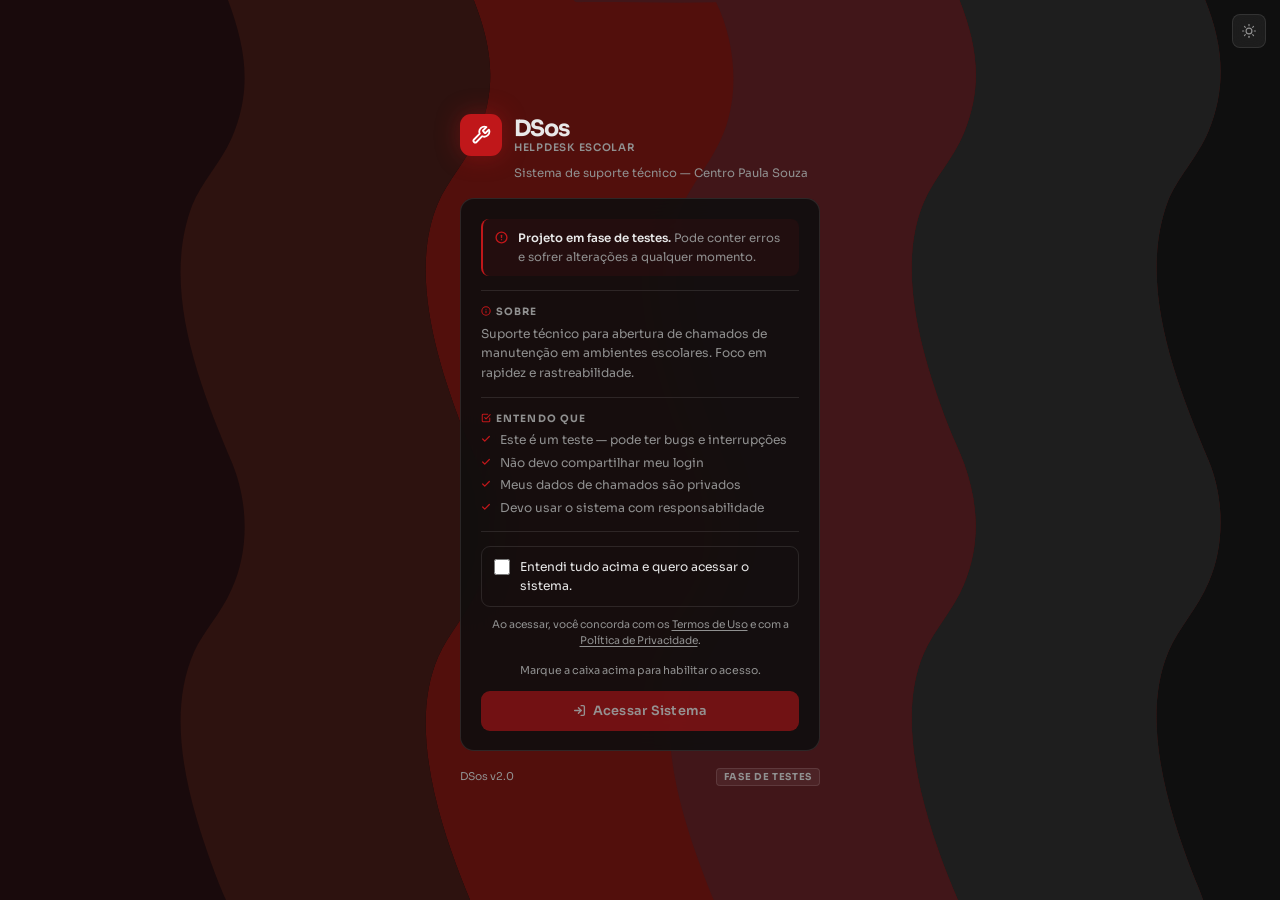
<file: index.html>
<!DOCTYPE html>
<html lang="pt-BR" data-theme="dark">
<head>
  <meta charset="UTF-8" />
  <meta name="viewport" content="width=device-width, initial-scale=1.0" />
  <title>DSos — HelpDesk</title>
  <link rel="shortcut icon" href="./images/favicon.ico" />
  <link rel="preconnect" href="https://fonts.googleapis.com" />
  <link href="https://fonts.googleapis.com/css2?family=Sora:wght@300;400;600;700&display=swap" rel="stylesheet" />
  <link rel="stylesheet" href="./css/base.css" />
  <style>
    :root {
      --red: #c0171a;
      --text: #e8e8e8;
      --text-muted: #909090;
      --border: rgba(255,255,255,0.1);
      --card-bg: rgba(14,14,14,0.88);
      --bg2: rgba(255,255,255,0.06);
      --input-bg: rgba(255,255,255,0.04);
    }
    [data-theme="light"] {
      --text: #1a1a1a;
      --text-muted: #5a5a5a;
      --border: rgba(0,0,0,0.11);
      --card-bg: rgba(255,255,255,0.9);
      --bg2: rgba(0,0,0,0.04);
      --input-bg: rgba(0,0,0,0.03);
    }

    html, body { height: 100%; width: 100%; overflow: hidden; }

    body {
      font-family: 'Sora', sans-serif;
      color: var(--text);
      display: flex;
      align-items: center;
      justify-content: center;
      min-height: 100vh;
      transition: color .25s;
    }

    /* ── Botão de tema ── */
    .btn-tema {
      position: fixed;
      top: 14px; right: 14px;
      z-index: 20;
      background: var(--bg2);
      border: 1px solid var(--border);
      border-radius: 8px;
      width: 34px; height: 34px;
      display: flex; align-items: center; justify-content: center;
      cursor: pointer;
      color: var(--text-muted);
      backdrop-filter: blur(10px);
      -webkit-backdrop-filter: blur(10px);
      transition: border-color .2s, color .2s;
    }
    .btn-tema:hover { border-color: var(--red); color: var(--red); }

    /* ── Layout principal ── */
    .page {
      position: relative;
      z-index: 1;
      width: 100%;
      max-width: 400px;
      padding: 0 20px;
      display: flex;
      flex-direction: column;
      gap: 16px;
      animation: cardIn .45s cubic-bezier(.22,1,.36,1);
    }

    /* ── Header ── */
    .header { display: flex; flex-direction: column; gap: 8px; }

    .logo-row { display: flex; align-items: center; gap: 12px; }

    .logo-icon {
      width: 42px; height: 42px;
      border-radius: 11px;
      background: var(--red);
      display: flex; align-items: center; justify-content: center;
      flex-shrink: 0;
      box-shadow: 0 0 24px rgba(192,23,26,.4);
    }

    .logo-title { display: flex; flex-direction: column; gap: 1px; }
    .logo-name {
      font-size: 1.4rem; font-weight: 700;
      letter-spacing: -.04em;
      color: var(--text);
      line-height: 1;
    }
    .logo-sub {
      font-size: .65rem; font-weight: 600;
      color: var(--text-muted);
      letter-spacing: .07em;
      text-transform: uppercase;
    }

    .tagline {
      font-size: .73rem;
      color: var(--text-muted);
      line-height: 1.55;
      padding-left: 54px;
    }

    /* Tema claro: fundo opaco atrás do texto solto sobre o BG vermelho */
    [data-theme="light"] .header,
    [data-theme="light"] .footer {
      background: var(--card-bg);
      border: 1px solid var(--border);
      border-radius: 12px;
      padding: 10px 14px;
    }
    [data-theme="light"] .tagline { padding-left: 0; }

    /* ── Card ── */
    .card {
      background: var(--card-bg);
      border: 1px solid var(--border);
      border-radius: 14px;
      padding: 20px;
      display: flex;
      flex-direction: column;
      gap: 14px;
      backdrop-filter: blur(20px);
      -webkit-backdrop-filter: blur(20px);
    }

    /* ── Aviso beta ── */
    .notice {
      display: flex; gap: 10px; align-items: flex-start;
      padding: 10px 12px;
      background: rgba(192,23,26,.08);
      border-radius: 8px;
      border-left: 2.5px solid var(--red);
    }
    .notice svg { flex-shrink: 0; margin-top: 2px; color: var(--red); }
    .notice p { font-size: .73rem; color: var(--text-muted); line-height: 1.55; }
    .notice strong { color: var(--text); font-weight: 600; }

    .divider { height: 1px; background: var(--border); }

    /* ── Seções de info ── */
    .section { display: flex; flex-direction: column; gap: 7px; }

    .section-label {
      font-size: .63rem; font-weight: 700;
      text-transform: uppercase; letter-spacing: .11em;
      color: var(--text-muted);
      display: flex; align-items: center; gap: 5px;
    }
    .section-label svg { color: var(--red); }

    .section-body {
      font-size: .76rem;
      color: var(--text-muted);
      line-height: 1.6;
    }

    .list { display: flex; flex-direction: column; gap: 5px; }
    .list-item {
      display: flex; gap: 9px; align-items: flex-start;
      font-size: .76rem; color: var(--text-muted); line-height: 1.45;
    }
    .list-item svg { flex-shrink: 0; margin-top: 2px; color: var(--red); }

    /* ── Consent ── */
    .consent {
      display: flex; align-items: flex-start; gap: 10px;
      padding: 11px 12px;
      border: 1px solid var(--border);
      border-radius: 9px;
      cursor: pointer;
      transition: border-color .2s, background .2s;
    }
    .consent:hover { border-color: rgba(192,23,26,.5); }
    .consent.checked { border-color: var(--red); background: rgba(192,23,26,.06); }

    .consent-input {
      width: 16px; height: 16px; flex-shrink: 0; margin: 1px 0 0;
      accent-color: var(--red); cursor: pointer;
    }
    .consent-dica { font-size: .68rem; color: var(--text-muted); text-align: center; }
    .consent-dica[hidden] { display: none; }
    .consent-label { font-size: .76rem; color: var(--text); line-height: 1.5; user-select: none; cursor: pointer; flex: 1; }

    /* ── Botão de acesso ── */
    .btn-access {
      width: 100%; padding: 12px;
      background: var(--red);
      color: white; border: none; border-radius: 9px;
      font-family: inherit; font-size: .8rem; font-weight: 600;
      cursor: pointer;
      display: flex; align-items: center; justify-content: center; gap: 7px;
      letter-spacing: .02em;
      transition: opacity .2s, transform .1s, box-shadow .2s;
      box-shadow: 0 4px 20px rgba(192,23,26,.3);
    }
    .btn-access:disabled { opacity: .55; cursor: not-allowed; box-shadow: none; }
    .btn-access:not(:disabled):hover { opacity: .88; box-shadow: 0 6px 28px rgba(192,23,26,.45); }
    .btn-access:not(:disabled):active { transform: scale(.99); }

    /* ── Links legais sob o consentimento ── */
    .consent-legal {
      font-size: .66rem;
      line-height: 1.5;
      color: var(--text-muted);
      text-align: center;
      margin-top: -4px;
    }
    .consent-legal a { color: var(--text-muted); text-decoration: underline; text-underline-offset: 2px; }
    .consent-legal a:hover { color: var(--red); }

    /* ── Rodapé ── */
    .footer {
      display: flex; justify-content: space-between; align-items: center;
      font-size: .67rem; color: var(--text-muted);
    }
    .badge {
      background: var(--bg2);
      border: 1px solid var(--border);
      border-radius: 4px;
      padding: 2px 7px;
      font-size: .6rem; font-weight: 700;
      letter-spacing: .07em;
      text-transform: uppercase;
    }

    /* ── Responsividade vertical ── */
    @media (max-height: 620px) {
      .page { gap: 10px; }
      .card { gap: 10px; padding: 15px; }
      .tagline { display: none; }
    }
    @media (max-height: 500px) {
      .divider, .section:first-of-type, .footer { display: none; }
      .card { gap: 8px; padding: 13px; }
    }
  </style>
</head>
<body>

<div class="bg"></div>

<button class="btn-tema" id="btn-tema" title="Alternar tema">
  <svg id="ico-tema" width="14" height="14" viewBox="0 0 24 24" fill="none" stroke="currentColor" stroke-width="2" stroke-linecap="round" stroke-linejoin="round">
    <path d="M21 12.79A9 9 0 1 1 11.21 3 7 7 0 0 0 21 12.79z"/>
  </svg>
</button>

<div class="page">

  <div class="header">
    <div class="logo-row">
      <div class="logo-icon">
        <svg width="20" height="20" viewBox="0 0 24 24" fill="none" stroke="white" stroke-width="2.2" stroke-linecap="round" stroke-linejoin="round">
          <path d="M14.7 6.3a1 1 0 0 0 0 1.4l1.6 1.6a1 1 0 0 0 1.4 0l3.77-3.77a6 6 0 0 1-7.94 7.94l-6.91 6.91a2.12 2.12 0 0 1-3-3l6.91-6.91a6 6 0 0 1 7.94-7.94l-3.76 3.76z"/>
        </svg>
      </div>
      <div class="logo-title">
        <span class="logo-name">DSos</span>
        <span class="logo-sub">HelpDesk Escolar</span>
      </div>
    </div>
    <p class="tagline">Sistema de suporte técnico — Centro Paula Souza</p>
  </div>

  <div class="card">

    <div class="notice">
      <svg width="13" height="13" viewBox="0 0 24 24" fill="none" stroke="currentColor" stroke-width="2.5" stroke-linecap="round" stroke-linejoin="round">
        <circle cx="12" cy="12" r="10"/>
        <line x1="12" y1="8" x2="12" y2="12"/>
        <line x1="12" y1="16" x2="12.01" y2="16"/>
      </svg>
      <p><strong>Projeto em fase de testes.</strong> Pode conter erros e sofrer alterações a qualquer momento.</p>
    </div>

    <div class="divider"></div>

    <div class="section">
      <div class="section-label">
        <svg width="10" height="10" viewBox="0 0 24 24" fill="none" stroke="currentColor" stroke-width="2.5" stroke-linecap="round" stroke-linejoin="round">
          <circle cx="12" cy="12" r="10"/>
          <line x1="12" y1="16" x2="12" y2="12"/>
          <line x1="12" y1="8" x2="12.01" y2="8"/>
        </svg>
        Sobre
      </div>
      <p class="section-body">Suporte técnico para abertura de chamados de manutenção em ambientes escolares. Foco em rapidez e rastreabilidade.</p>
    </div>

    <div class="divider"></div>

    <div class="section">
      <div class="section-label">
        <svg width="10" height="10" viewBox="0 0 24 24" fill="none" stroke="currentColor" stroke-width="2.5" stroke-linecap="round" stroke-linejoin="round">
          <polyline points="9 11 12 14 22 4"/>
          <path d="M21 12v7a2 2 0 0 1-2 2H5a2 2 0 0 1-2-2V5a2 2 0 0 1 2-2h11"/>
        </svg>
        Entendo que
      </div>
      <div class="list">
        <div class="list-item">
          <svg width="10" height="10" viewBox="0 0 24 24" fill="none" stroke="currentColor" stroke-width="3" stroke-linecap="round" stroke-linejoin="round"><polyline points="20 6 9 17 4 12"/></svg>
          Este é um teste — pode ter bugs e interrupções
        </div>
        <div class="list-item">
          <svg width="10" height="10" viewBox="0 0 24 24" fill="none" stroke="currentColor" stroke-width="3" stroke-linecap="round" stroke-linejoin="round"><polyline points="20 6 9 17 4 12"/></svg>
          Não devo compartilhar meu login
        </div>
        <div class="list-item">
          <svg width="10" height="10" viewBox="0 0 24 24" fill="none" stroke="currentColor" stroke-width="3" stroke-linecap="round" stroke-linejoin="round"><polyline points="20 6 9 17 4 12"/></svg>
          Meus dados de chamados são privados
        </div>
        <div class="list-item">
          <svg width="10" height="10" viewBox="0 0 24 24" fill="none" stroke="currentColor" stroke-width="3" stroke-linecap="round" stroke-linejoin="round"><polyline points="20 6 9 17 4 12"/></svg>
          Devo usar o sistema com responsabilidade
        </div>
      </div>
    </div>

    <div class="divider"></div>

    <div class="consent" id="consent-box">
      <input type="checkbox" id="chk" class="consent-input" aria-describedby="consent-dica" onchange="toggleConsent()" />
      <label for="chk" class="consent-label">Entendi tudo acima e quero acessar o sistema.</label>
    </div>

    <p class="consent-legal">
      Ao acessar, você concorda com os
      <a href="./html/termos-de-uso.html">Termos de Uso</a> e com a
      <a href="./html/politica-privacidade.html">Política de Privacidade</a>.
    </p>

    <p class="consent-dica" id="consent-dica">Marque a caixa acima para habilitar o acesso.</p>

    <button class="btn-access" id="btn-access" disabled aria-describedby="consent-dica" onclick="acessar()">
      <svg width="13" height="13" viewBox="0 0 24 24" fill="none" stroke="currentColor" stroke-width="2.5" stroke-linecap="round" stroke-linejoin="round">
        <path d="M15 3h4a2 2 0 0 1 2 2v14a2 2 0 0 1-2 2h-4"/>
        <polyline points="10 17 15 12 10 7"/>
        <line x1="15" y1="12" x2="3" y2="12"/>
      </svg>
      Acessar Sistema
    </button>

  </div>

  <div class="footer">
    <span>DSos v2.0</span>
    <span class="badge">Fase de Testes</span>
  </div>

</div>

<script>
  // ── Tema ──
  const html = document.documentElement;
  const saved = localStorage.getItem('dsos_tema_login');
  if (saved) html.dataset.theme = saved;
  updateIcon(html.dataset.theme === 'dark');

  document.getElementById('btn-tema').addEventListener('click', () => {
    const dark = html.dataset.theme === 'dark';
    html.dataset.theme = dark ? 'light' : 'dark';
    localStorage.setItem('dsos_tema_login', html.dataset.theme);
    updateIcon(!dark);
  });

  function updateIcon(isDark) {
    document.getElementById('ico-tema').innerHTML = isDark
      ? `<circle cx="12" cy="12" r="5"/><line x1="12" y1="1" x2="12" y2="3"/><line x1="12" y1="21" x2="12" y2="23"/><line x1="4.22" y1="4.22" x2="5.64" y2="5.64"/><line x1="18.36" y1="18.36" x2="19.78" y2="19.78"/><line x1="1" y1="12" x2="3" y2="12"/><line x1="21" y1="12" x2="23" y2="12"/><line x1="4.22" y1="19.78" x2="5.64" y2="18.36"/><line x1="18.36" y1="5.64" x2="19.78" y2="4.22"/>`
      : `<path d="M21 12.79A9 9 0 1 1 11.21 3 7 7 0 0 0 21 12.79z"/>`;
  }

  // ── Consent ──
  let checked = false;

  function toggleConsent() {
    const chk = document.getElementById('chk');
    checked = chk.checked;
    document.getElementById('consent-box').classList.toggle('checked', checked);
    document.getElementById('btn-access').disabled = !checked;
    document.getElementById('consent-dica').hidden = checked;
  }

  function acessar() {
    if (!checked) return;
    window.location.href = './html/login.html';
  }
</script>

</body>
</html>
</file>
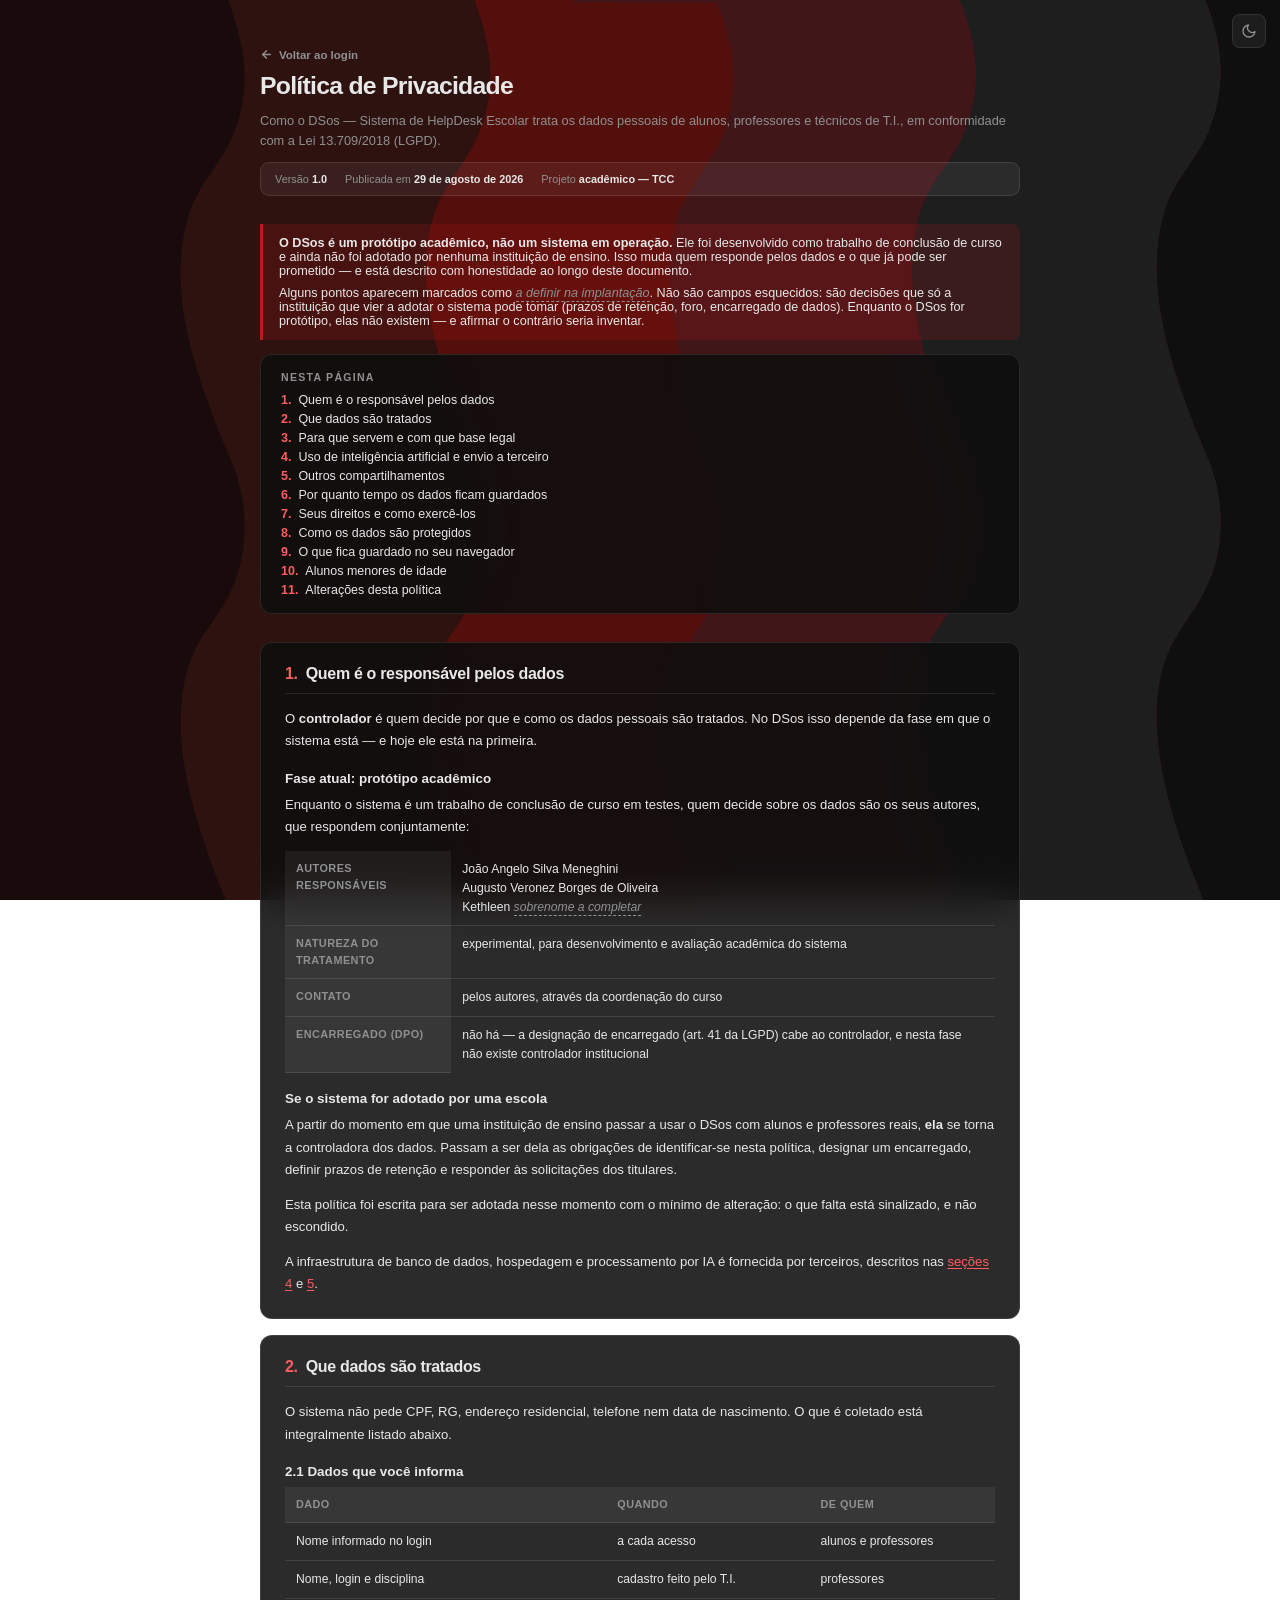
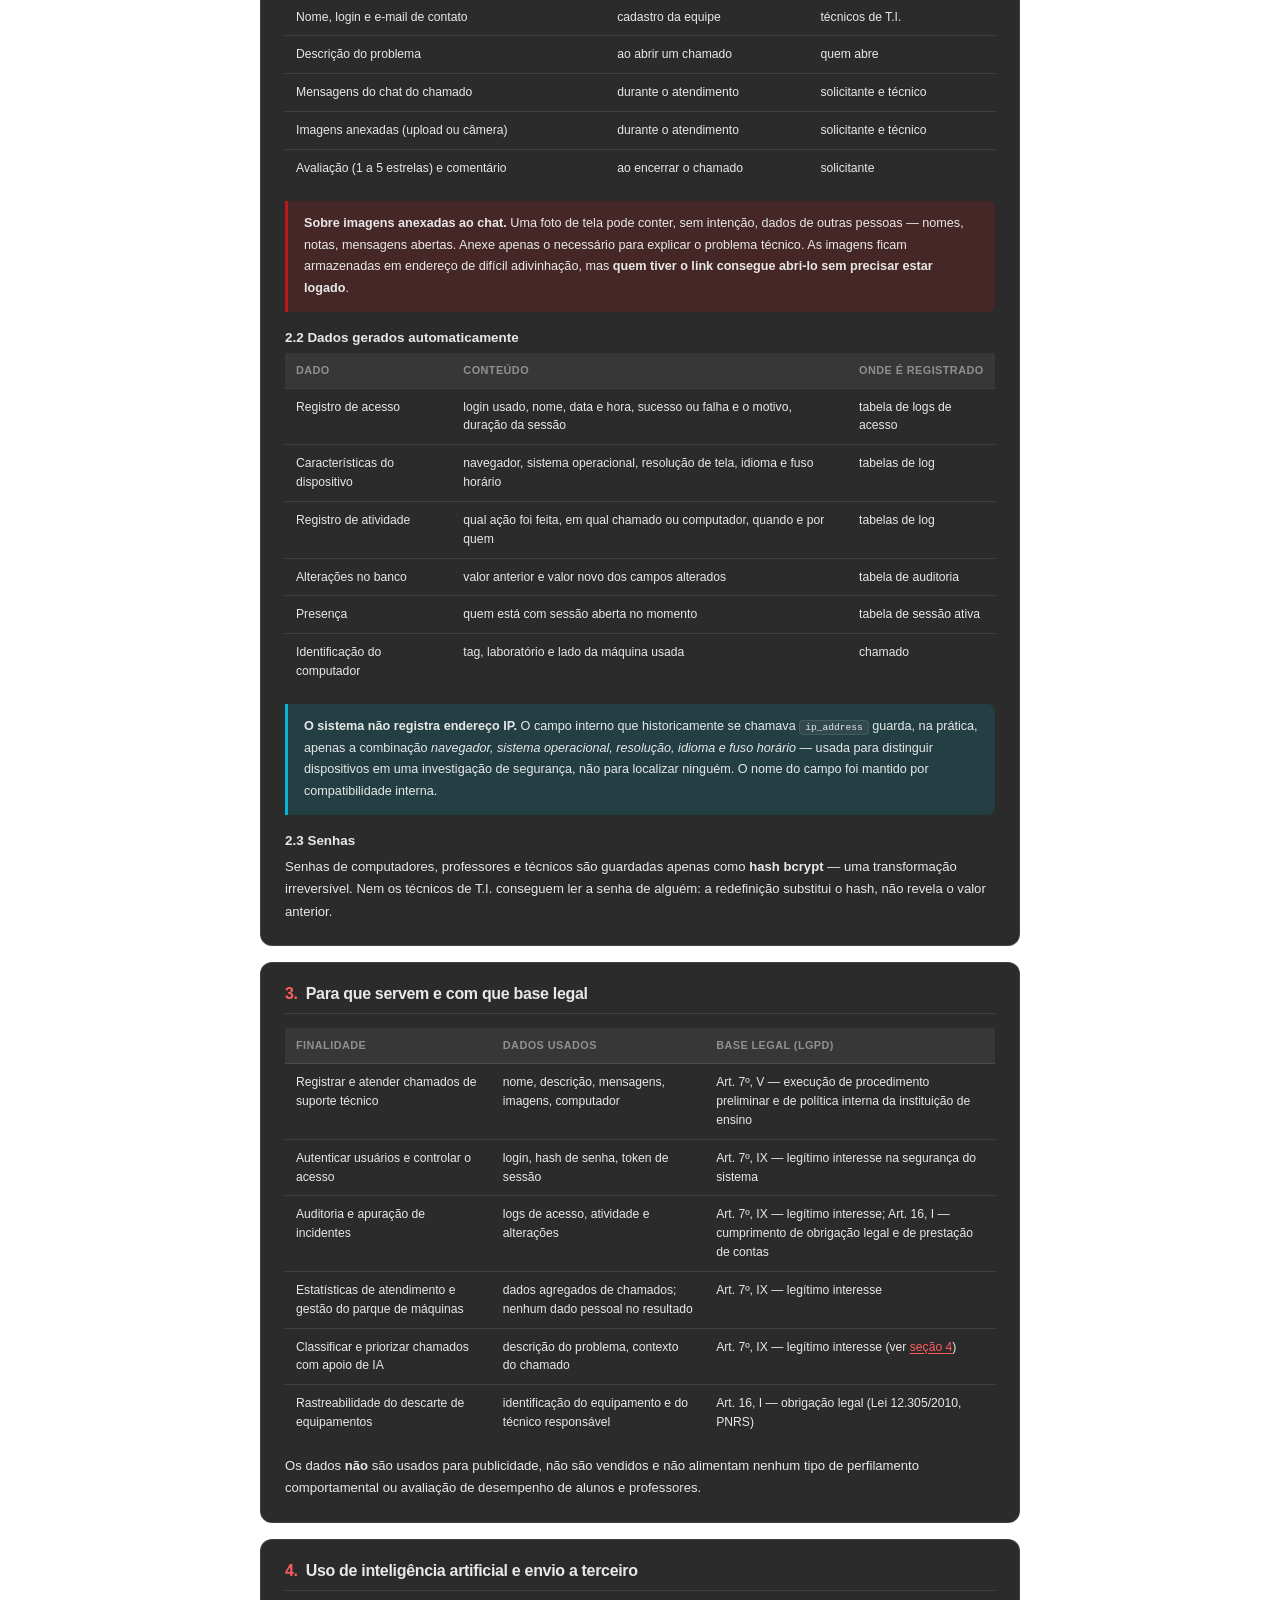
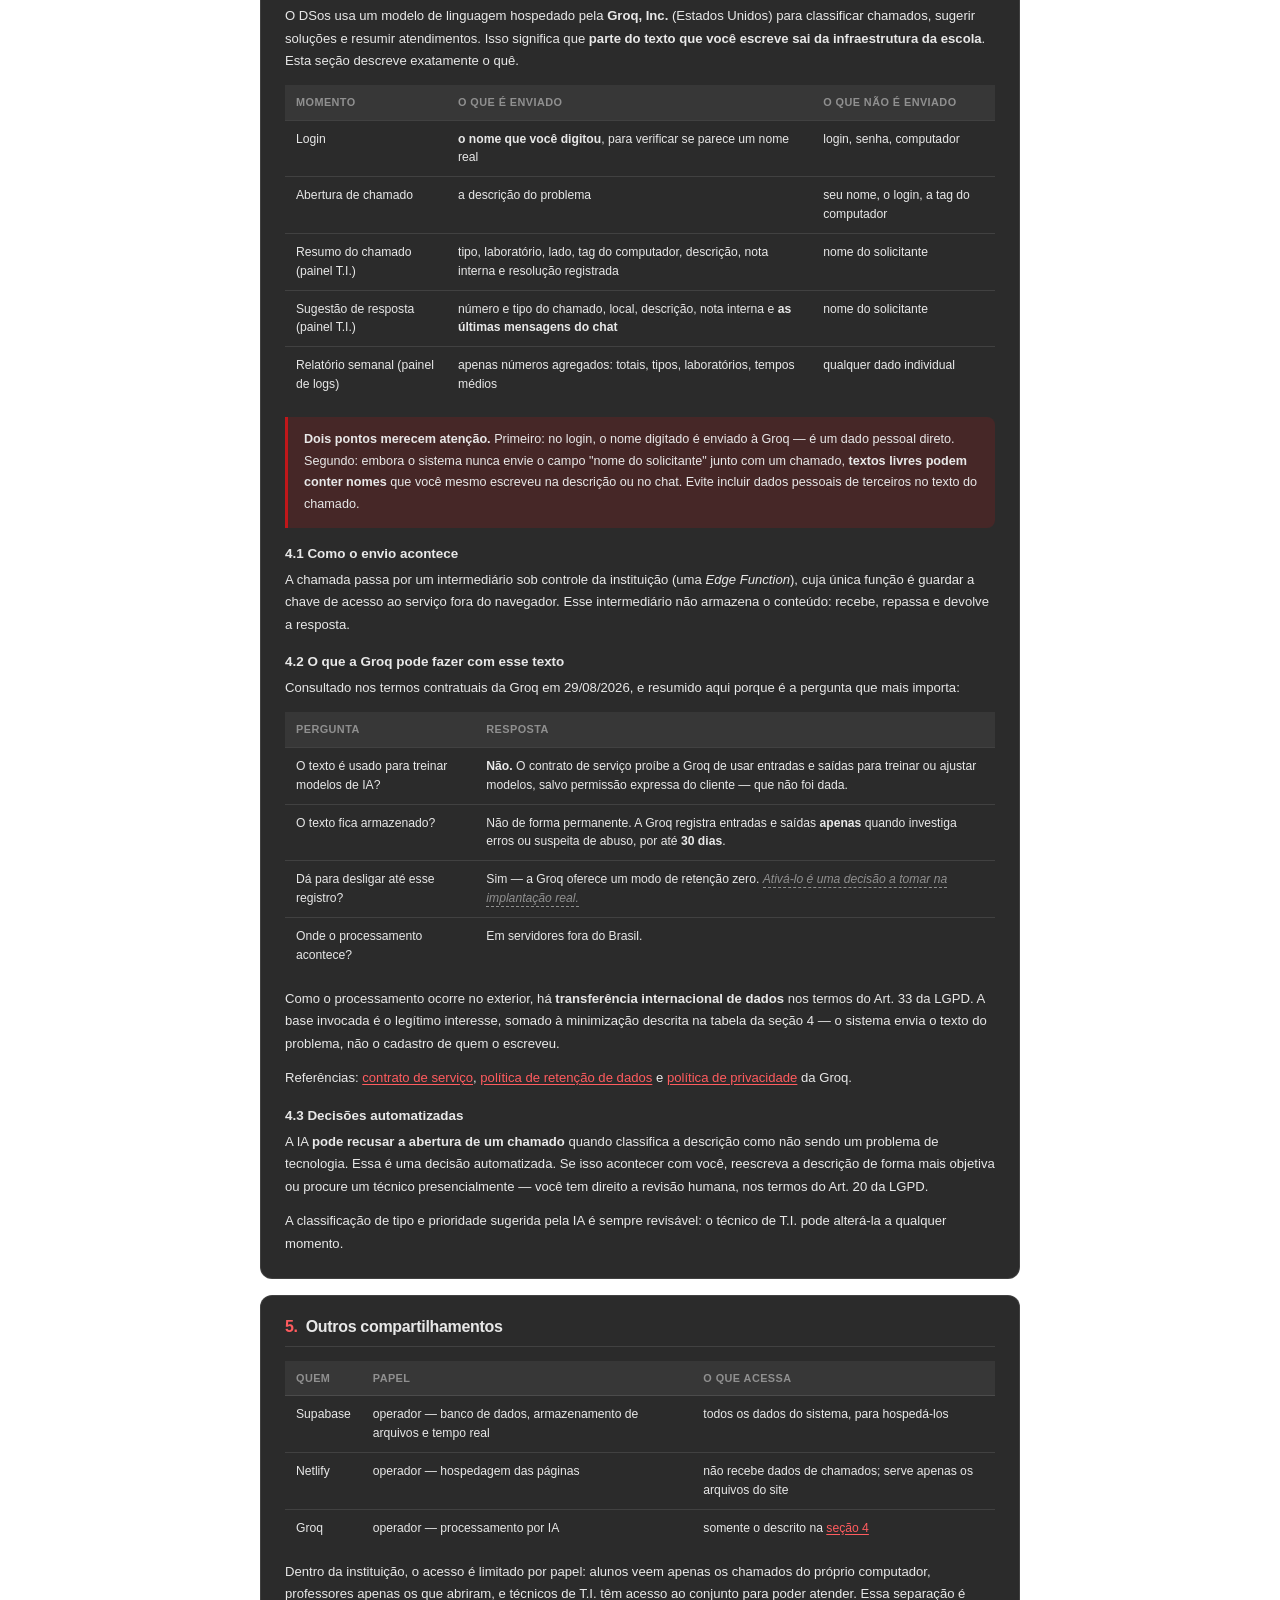
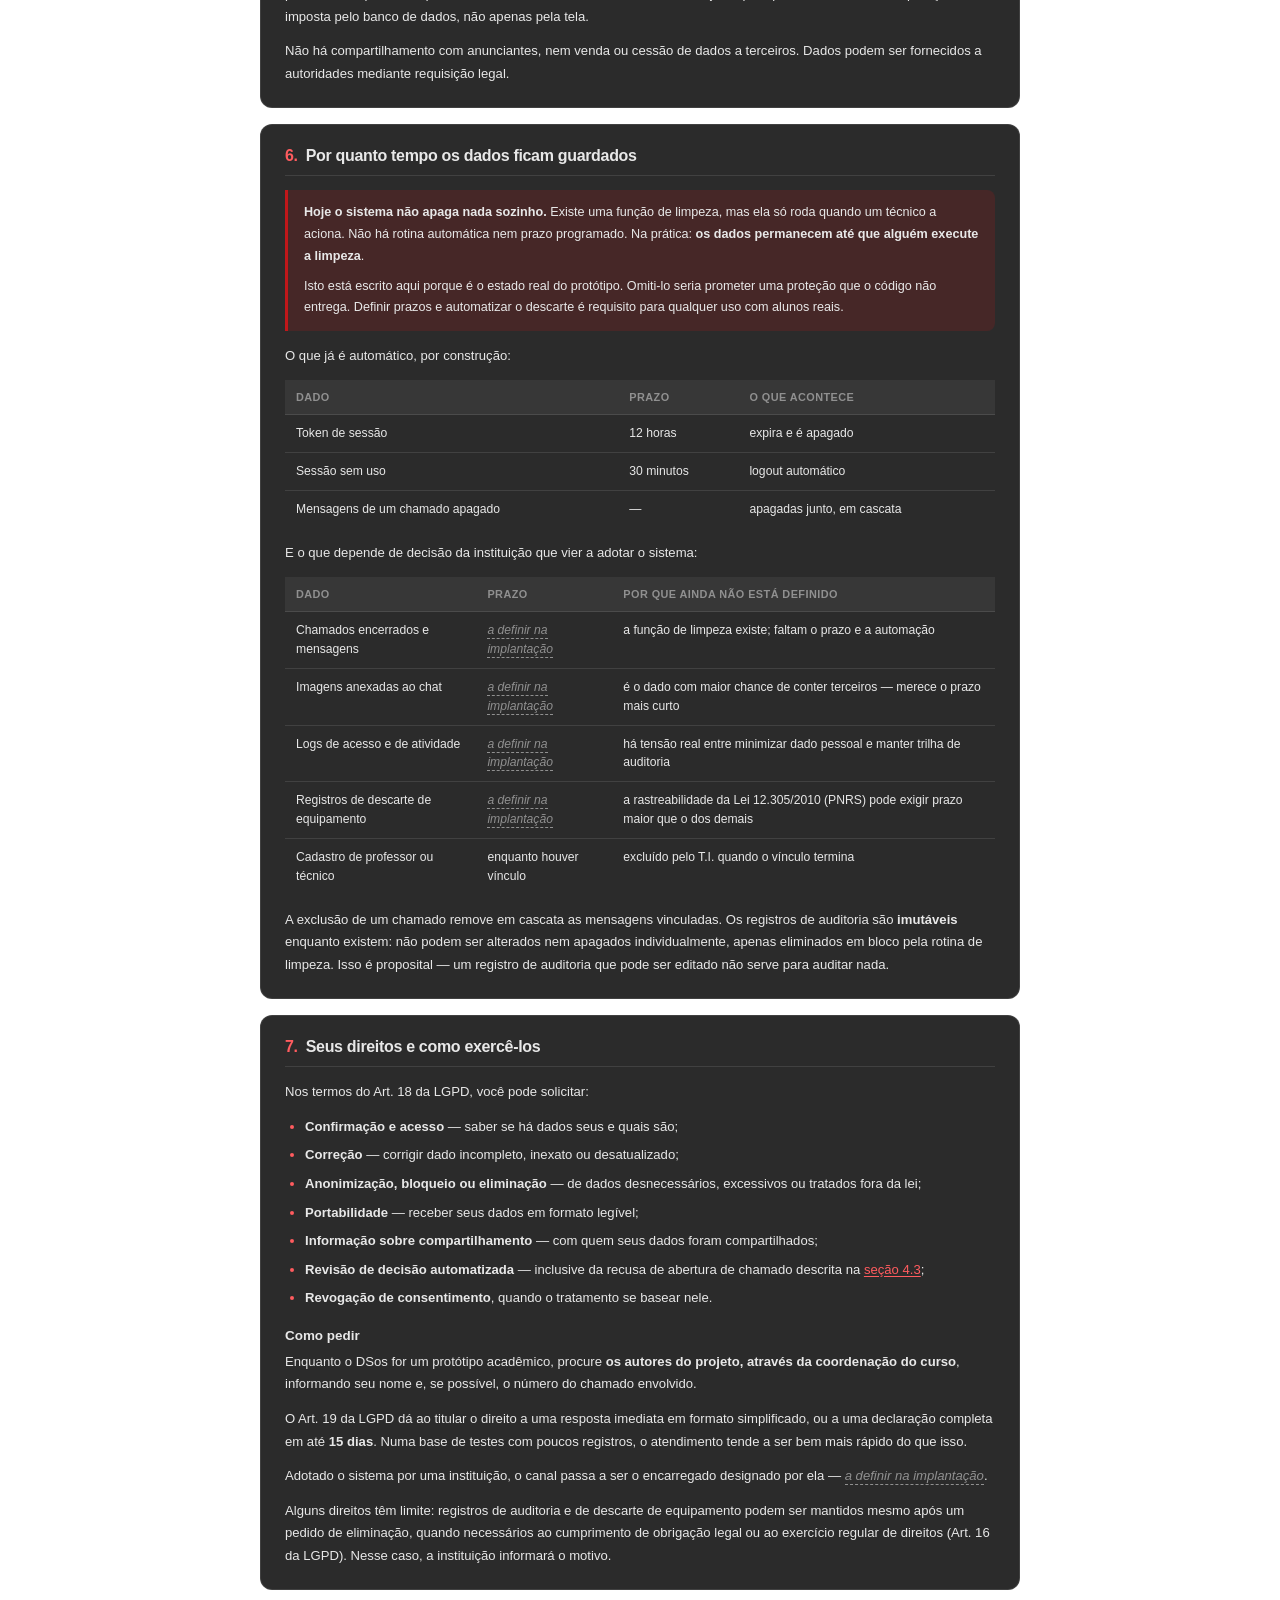
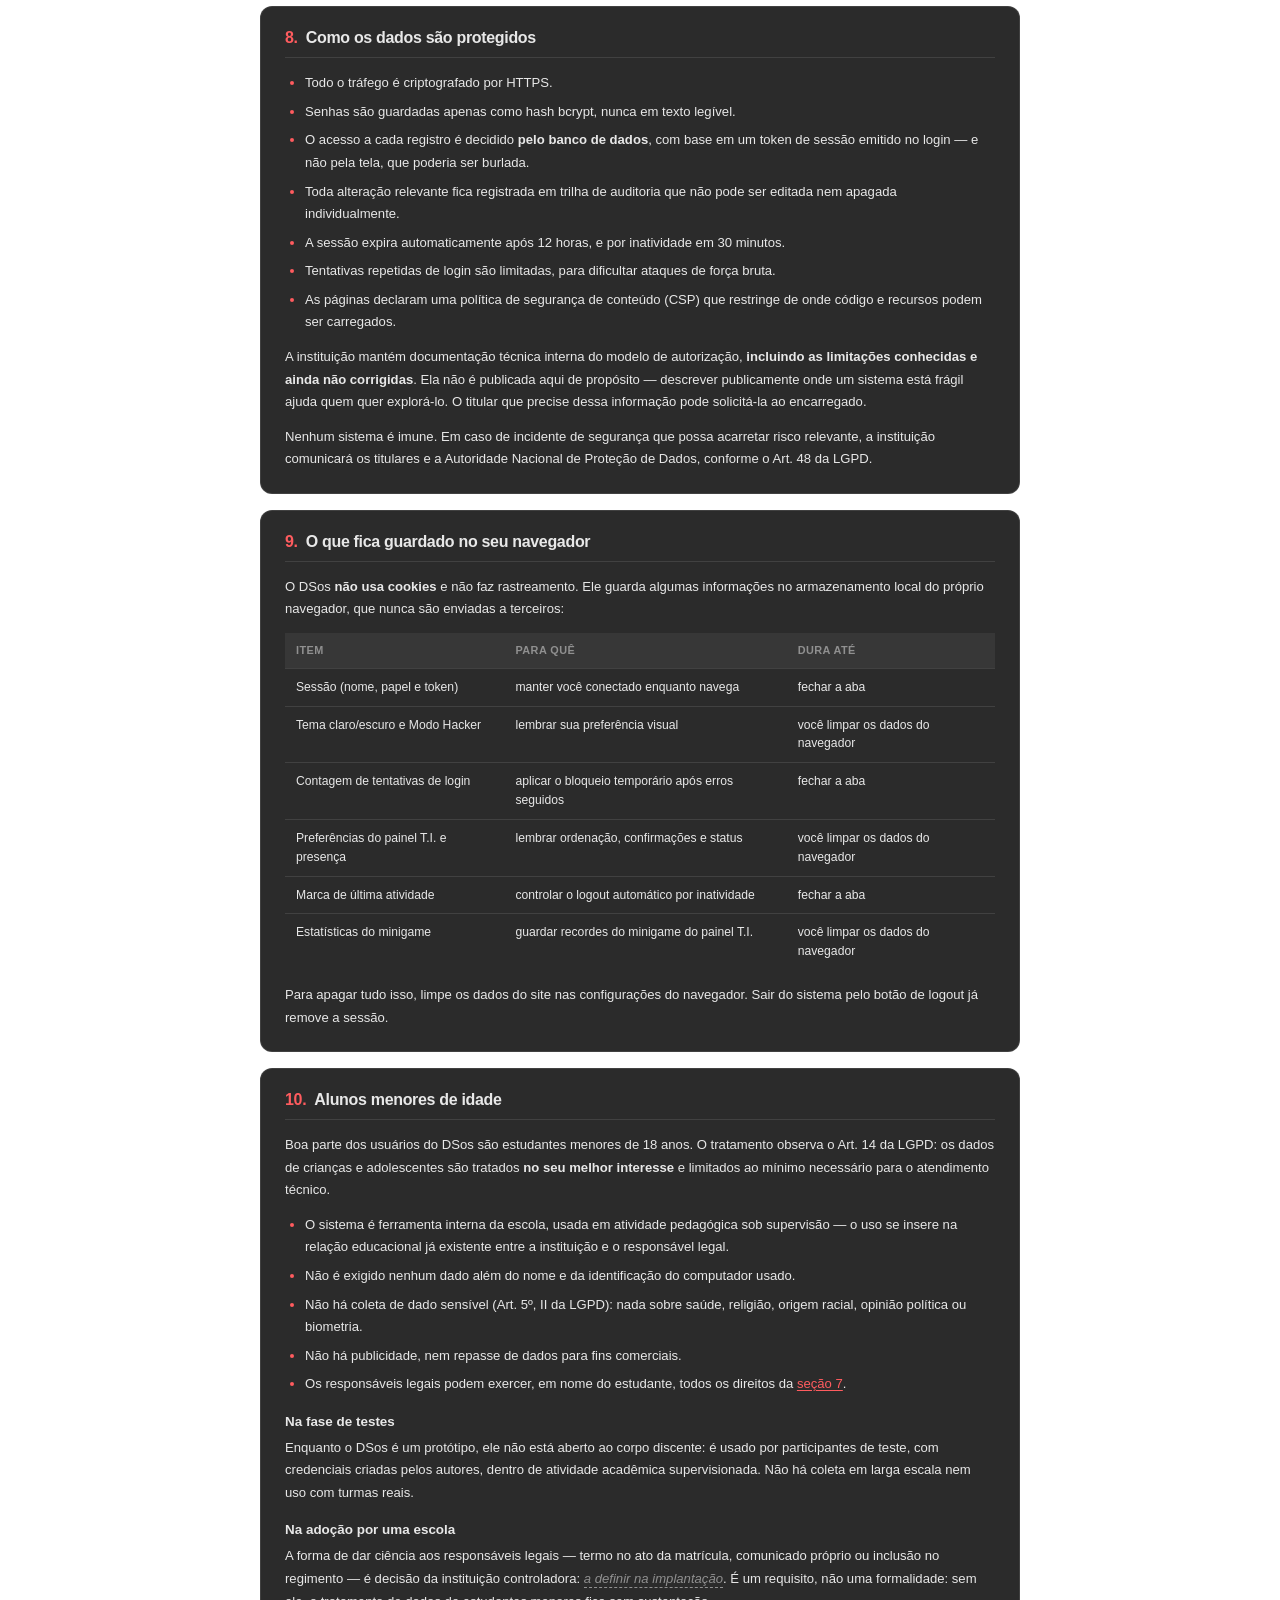
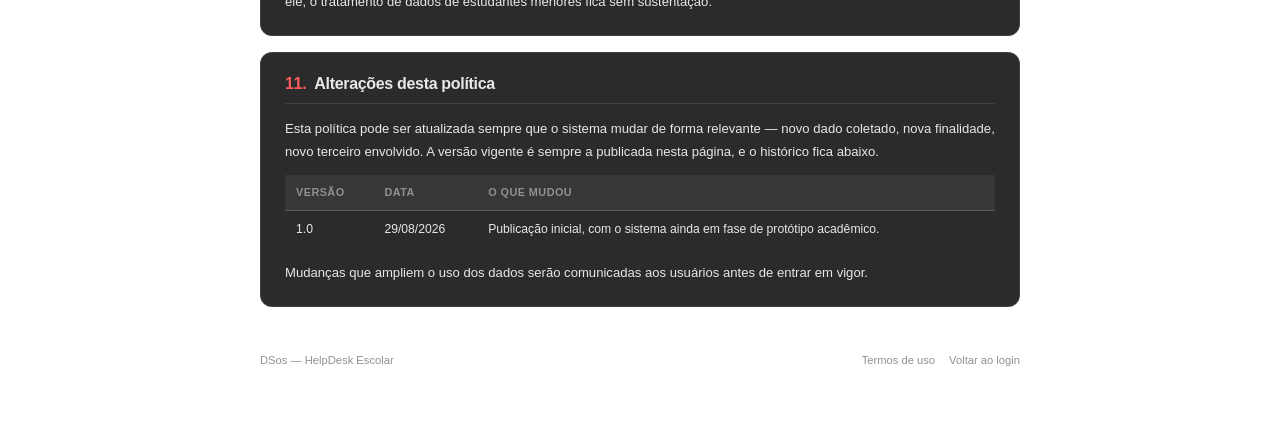
<file: html/politica-privacidade.html>
<!DOCTYPE html>
  <!-- DSos — politica-privacidade.html
       Documento legal. Os trechos marcados com <span class="pendente">
       dependem de uma instituição controladora, que o projeto ainda nao tem
       (e um TCC). Nao preencher com dado inventado: documento legal com
       dado fabricado e pior que documento declaradamente incompleto. -->
<html lang="pt-BR" data-theme="dark">
<head>
  <meta charset="UTF-8" />
  <meta name="viewport" content="width=device-width, initial-scale=1.0" />
  <meta http-equiv="Content-Security-Policy" content="default-src 'self'; script-src 'self' 'unsafe-inline'; connect-src 'self'; img-src 'self' data:; style-src 'self' 'unsafe-inline' https://fonts.googleapis.com; font-src 'self' https://fonts.gstatic.com;">
  <title>DSos — Política de Privacidade</title>
  <link rel="shortcut icon" href="../images/favicon.ico" />
  <link rel="preconnect" href="https://fonts.googleapis.com" />
  <link rel="preconnect" href="https://fonts.gstatic.com" crossorigin />
  <link href="https://fonts.googleapis.com/css2?family=Sora:wght@300;400;600;700&display=swap" rel="stylesheet" />
  <link rel="stylesheet" href="../css/base.css" />
  <link rel="stylesheet" href="../css/tokens.css" />
  <link rel="stylesheet" href="../css/legal.css" />
</head>
<body>

<div class="bg" aria-hidden="true"></div>

<button class="btn-tema" id="btn-tema" onclick="toggleTema()" title="Alternar modo claro/escuro" aria-label="Alternar modo claro/escuro">
  <svg id="ico-tema" width="16" height="16" viewBox="0 0 24 24" fill="none" stroke="currentColor" stroke-width="2" stroke-linecap="round" stroke-linejoin="round" aria-hidden="true"><path d="M21 12.79A9 9 0 1 1 11.21 3 7 7 0 0 0 21 12.79z"/></svg>
</button>

<main class="doc">

  <header class="doc-header">
    <a class="doc-voltar" href="login.html">
      <svg width="13" height="13" viewBox="0 0 24 24" fill="none" stroke="currentColor" stroke-width="2.5" stroke-linecap="round" stroke-linejoin="round" aria-hidden="true"><line x1="19" y1="12" x2="5" y2="12"/><polyline points="12 19 5 12 12 5"/></svg>
      Voltar ao login
    </a>

    <h1 class="doc-titulo">Política de Privacidade</h1>
    <p class="doc-sub">
      Como o DSos — Sistema de HelpDesk Escolar trata os dados pessoais de
      alunos, professores e técnicos de T.I., em conformidade com a Lei
      13.709/2018 (LGPD).
    </p>

    <div class="doc-meta">
      <span>Versão <strong>1.0</strong></span>
      <span>Publicada em <strong>29 de agosto de 2026</strong></span>
      <span>Projeto <strong>acadêmico — TCC</strong></span>
    </div>
  </header>

  <div class="doc-nota">
    <p>
      <strong>O DSos é um protótipo acadêmico, não um sistema em operação.</strong>
      Ele foi desenvolvido como trabalho de conclusão de curso e ainda não foi
      adotado por nenhuma instituição de ensino. Isso muda quem responde pelos
      dados e o que já pode ser prometido — e está descrito com honestidade ao
      longo deste documento.
    </p>
    <p>
      Alguns pontos aparecem marcados como <span class="pendente">a definir na
      implantação</span>. Não são campos esquecidos: são decisões que só a
      instituição que vier a adotar o sistema pode tomar (prazos de retenção,
      foro, encarregado de dados). Enquanto o DSos for protótipo, elas não
      existem — e afirmar o contrário seria inventar.
    </p>
  </div>

  <nav class="doc-sumario" aria-label="Sumário">
    <h2>Nesta página</h2>
    <ol>
      <li><a href="#controlador">Quem é o responsável pelos dados</a></li>
      <li><a href="#dados">Que dados são tratados</a></li>
      <li><a href="#finalidade">Para que servem e com que base legal</a></li>
      <li><a href="#ia">Uso de inteligência artificial e envio a terceiro</a></li>
      <li><a href="#compartilhamento">Outros compartilhamentos</a></li>
      <li><a href="#retencao">Por quanto tempo os dados ficam guardados</a></li>
      <li><a href="#direitos">Seus direitos e como exercê-los</a></li>
      <li><a href="#seguranca">Como os dados são protegidos</a></li>
      <li><a href="#local">O que fica guardado no seu navegador</a></li>
      <li><a href="#menores">Alunos menores de idade</a></li>
      <li><a href="#alteracoes">Alterações desta política</a></li>
    </ol>
  </nav>

  <!-- ─────────────────────────────────────────────────────────────────── -->
  <section class="doc-secao" id="controlador">
    <h2><span class="num">1.</span>Quem é o responsável pelos dados</h2>

    <p>
      O <strong>controlador</strong> é quem decide por que e como os dados
      pessoais são tratados. No DSos isso depende da fase em que o sistema
      está — e hoje ele está na primeira.
    </p>

    <h3>Fase atual: protótipo acadêmico</h3>

    <p>
      Enquanto o sistema é um trabalho de conclusão de curso em testes, quem
      decide sobre os dados são os seus autores, que respondem conjuntamente:
    </p>

    <div class="doc-tabela-wrap">
      <table>
        <tbody>
          <tr>
            <th scope="row">Autores responsáveis</th>
            <td>
              João Angelo Silva Meneghini<br />
              Augusto Veronez Borges de Oliveira<br />
              Kethleen <span class="pendente">sobrenome a completar</span>
            </td>
          </tr>
          <tr>
            <th scope="row">Natureza do tratamento</th>
            <td>experimental, para desenvolvimento e avaliação acadêmica do sistema</td>
          </tr>
          <tr>
            <th scope="row">Contato</th>
            <td>pelos autores, através da coordenação do curso</td>
          </tr>
          <tr>
            <th scope="row">Encarregado (DPO)</th>
            <td>
              não há — a designação de encarregado (art. 41 da LGPD) cabe ao
              controlador, e nesta fase não existe controlador institucional
            </td>
          </tr>
        </tbody>
      </table>
    </div>

    <h3>Se o sistema for adotado por uma escola</h3>

    <p>
      A partir do momento em que uma instituição de ensino passar a usar o DSos
      com alunos e professores reais, <strong>ela</strong> se torna a
      controladora dos dados. Passam a ser dela as obrigações de identificar-se
      nesta política, designar um encarregado, definir prazos de retenção e
      responder às solicitações dos titulares.
    </p>

    <p>
      Esta política foi escrita para ser adotada nesse momento com o mínimo de
      alteração: o que falta está sinalizado, e não escondido.
    </p>

    <p>
      A infraestrutura de banco de dados, hospedagem e processamento por IA é
      fornecida por terceiros, descritos nas
      <a href="#ia">seções 4</a> e <a href="#compartilhamento">5</a>.
    </p>
  </section>

  <!-- ─────────────────────────────────────────────────────────────────── -->
  <section class="doc-secao" id="dados">
    <h2><span class="num">2.</span>Que dados são tratados</h2>

    <p>
      O sistema não pede CPF, RG, endereço residencial, telefone nem data de
      nascimento. O que é coletado está integralmente listado abaixo.
    </p>

    <h3>2.1 Dados que você informa</h3>
    <div class="doc-tabela-wrap">
      <table>
        <thead>
          <tr><th>Dado</th><th>Quando</th><th>De quem</th></tr>
        </thead>
        <tbody>
          <tr>
            <td>Nome informado no login</td>
            <td>a cada acesso</td>
            <td>alunos e professores</td>
          </tr>
          <tr>
            <td>Nome, login e disciplina</td>
            <td>cadastro feito pelo T.I.</td>
            <td>professores</td>
          </tr>
          <tr>
            <td>Nome, login e e-mail de contato</td>
            <td>cadastro da equipe</td>
            <td>técnicos de T.I.</td>
          </tr>
          <tr>
            <td>Descrição do problema</td>
            <td>ao abrir um chamado</td>
            <td>quem abre</td>
          </tr>
          <tr>
            <td>Mensagens do chat do chamado</td>
            <td>durante o atendimento</td>
            <td>solicitante e técnico</td>
          </tr>
          <tr>
            <td>Imagens anexadas (upload ou câmera)</td>
            <td>durante o atendimento</td>
            <td>solicitante e técnico</td>
          </tr>
          <tr>
            <td>Avaliação (1 a 5 estrelas) e comentário</td>
            <td>ao encerrar o chamado</td>
            <td>solicitante</td>
          </tr>
        </tbody>
      </table>
    </div>

    <div class="doc-nota">
      <p>
        <strong>Sobre imagens anexadas ao chat.</strong> Uma foto de tela pode
        conter, sem intenção, dados de outras pessoas — nomes, notas, mensagens
        abertas. Anexe apenas o necessário para explicar o problema técnico.
        As imagens ficam armazenadas em endereço de difícil adivinhação, mas
        <strong>quem tiver o link consegue abri-lo sem precisar estar logado</strong>.
      </p>
    </div>

    <h3>2.2 Dados gerados automaticamente</h3>
    <div class="doc-tabela-wrap">
      <table>
        <thead>
          <tr><th>Dado</th><th>Conteúdo</th><th>Onde é registrado</th></tr>
        </thead>
        <tbody>
          <tr>
            <td>Registro de acesso</td>
            <td>login usado, nome, data e hora, sucesso ou falha e o motivo, duração da sessão</td>
            <td>tabela de logs de acesso</td>
          </tr>
          <tr>
            <td>Características do dispositivo</td>
            <td>navegador, sistema operacional, resolução de tela, idioma e fuso horário</td>
            <td>tabelas de log</td>
          </tr>
          <tr>
            <td>Registro de atividade</td>
            <td>qual ação foi feita, em qual chamado ou computador, quando e por quem</td>
            <td>tabelas de log</td>
          </tr>
          <tr>
            <td>Alterações no banco</td>
            <td>valor anterior e valor novo dos campos alterados</td>
            <td>tabela de auditoria</td>
          </tr>
          <tr>
            <td>Presença</td>
            <td>quem está com sessão aberta no momento</td>
            <td>tabela de sessão ativa</td>
          </tr>
          <tr>
            <td>Identificação do computador</td>
            <td>tag, laboratório e lado da máquina usada</td>
            <td>chamado</td>
          </tr>
        </tbody>
      </table>
    </div>

    <div class="doc-info">
      <p>
        <strong>O sistema não registra endereço IP.</strong> O campo interno que
        historicamente se chamava <code>ip_address</code> guarda, na prática,
        apenas a combinação <em>navegador, sistema operacional, resolução,
        idioma e fuso horário</em> — usada para distinguir dispositivos em uma
        investigação de segurança, não para localizar ninguém. O nome do campo
        foi mantido por compatibilidade interna.
      </p>
    </div>

    <h3>2.3 Senhas</h3>
    <p>
      Senhas de computadores, professores e técnicos são guardadas apenas como
      <strong>hash bcrypt</strong> — uma transformação irreversível. Nem os
      técnicos de T.I. conseguem ler a senha de alguém: a redefinição substitui
      o hash, não revela o valor anterior.
    </p>
  </section>

  <!-- ─────────────────────────────────────────────────────────────────── -->
  <section class="doc-secao" id="finalidade">
    <h2><span class="num">3.</span>Para que servem e com que base legal</h2>

    <div class="doc-tabela-wrap">
      <table>
        <thead>
          <tr><th>Finalidade</th><th>Dados usados</th><th>Base legal (LGPD)</th></tr>
        </thead>
        <tbody>
          <tr>
            <td>Registrar e atender chamados de suporte técnico</td>
            <td>nome, descrição, mensagens, imagens, computador</td>
            <td>Art. 7º, V — execução de procedimento preliminar e de política interna da instituição de ensino</td>
          </tr>
          <tr>
            <td>Autenticar usuários e controlar o acesso</td>
            <td>login, hash de senha, token de sessão</td>
            <td>Art. 7º, IX — legítimo interesse na segurança do sistema</td>
          </tr>
          <tr>
            <td>Auditoria e apuração de incidentes</td>
            <td>logs de acesso, atividade e alterações</td>
            <td>Art. 7º, IX — legítimo interesse; Art. 16, I — cumprimento de obrigação legal e de prestação de contas</td>
          </tr>
          <tr>
            <td>Estatísticas de atendimento e gestão do parque de máquinas</td>
            <td>dados agregados de chamados; nenhum dado pessoal no resultado</td>
            <td>Art. 7º, IX — legítimo interesse</td>
          </tr>
          <tr>
            <td>Classificar e priorizar chamados com apoio de IA</td>
            <td>descrição do problema, contexto do chamado</td>
            <td>Art. 7º, IX — legítimo interesse (ver <a href="#ia">seção 4</a>)</td>
          </tr>
          <tr>
            <td>Rastreabilidade do descarte de equipamentos</td>
            <td>identificação do equipamento e do técnico responsável</td>
            <td>Art. 16, I — obrigação legal (Lei 12.305/2010, PNRS)</td>
          </tr>
        </tbody>
      </table>
    </div>

    <p>
      Os dados <strong>não</strong> são usados para publicidade, não são
      vendidos e não alimentam nenhum tipo de perfilamento comportamental ou
      avaliação de desempenho de alunos e professores.
    </p>
  </section>

  <!-- ─────────────────────────────────────────────────────────────────── -->
  <section class="doc-secao" id="ia">
    <h2><span class="num">4.</span>Uso de inteligência artificial e envio a terceiro</h2>

    <p>
      O DSos usa um modelo de linguagem hospedado pela <strong>Groq, Inc.</strong>
      (Estados Unidos) para classificar chamados, sugerir soluções e resumir
      atendimentos. Isso significa que <strong>parte do texto que você escreve
      sai da infraestrutura da escola</strong>. Esta seção descreve exatamente o
      quê.
    </p>

    <div class="doc-tabela-wrap">
      <table>
        <thead>
          <tr><th>Momento</th><th>O que é enviado</th><th>O que NÃO é enviado</th></tr>
        </thead>
        <tbody>
          <tr>
            <td>Login</td>
            <td><strong>o nome que você digitou</strong>, para verificar se parece um nome real</td>
            <td>login, senha, computador</td>
          </tr>
          <tr>
            <td>Abertura de chamado</td>
            <td>a descrição do problema</td>
            <td>seu nome, o login, a tag do computador</td>
          </tr>
          <tr>
            <td>Resumo do chamado (painel T.I.)</td>
            <td>tipo, laboratório, lado, tag do computador, descrição, nota interna e resolução registrada</td>
            <td>nome do solicitante</td>
          </tr>
          <tr>
            <td>Sugestão de resposta (painel T.I.)</td>
            <td>número e tipo do chamado, local, descrição, nota interna e <strong>as últimas mensagens do chat</strong></td>
            <td>nome do solicitante</td>
          </tr>
          <tr>
            <td>Relatório semanal (painel de logs)</td>
            <td>apenas números agregados: totais, tipos, laboratórios, tempos médios</td>
            <td>qualquer dado individual</td>
          </tr>
        </tbody>
      </table>
    </div>

    <div class="doc-nota">
      <p>
        <strong>Dois pontos merecem atenção.</strong> Primeiro: no login, o nome
        digitado é enviado à Groq — é um dado pessoal direto. Segundo: embora o
        sistema nunca envie o campo "nome do solicitante" junto com um chamado,
        <strong>textos livres podem conter nomes</strong> que você mesmo
        escreveu na descrição ou no chat. Evite incluir dados pessoais de
        terceiros no texto do chamado.
      </p>
    </div>

    <h3>4.1 Como o envio acontece</h3>
    <p>
      A chamada passa por um intermediário sob controle da instituição (uma
      <em>Edge Function</em>), cuja única função é guardar a chave de acesso ao
      serviço fora do navegador. Esse intermediário não armazena o conteúdo:
      recebe, repassa e devolve a resposta.
    </p>

    <h3>4.2 O que a Groq pode fazer com esse texto</h3>

    <p>
      Consultado nos termos contratuais da Groq em 29/08/2026, e resumido aqui
      porque é a pergunta que mais importa:
    </p>

    <div class="doc-tabela-wrap">
      <table>
        <thead>
          <tr><th>Pergunta</th><th>Resposta</th></tr>
        </thead>
        <tbody>
          <tr>
            <td>O texto é usado para treinar modelos de IA?</td>
            <td><strong>Não.</strong> O contrato de serviço proíbe a Groq de usar entradas e saídas para treinar ou ajustar modelos, salvo permissão expressa do cliente — que não foi dada.</td>
          </tr>
          <tr>
            <td>O texto fica armazenado?</td>
            <td>Não de forma permanente. A Groq registra entradas e saídas <strong>apenas</strong> quando investiga erros ou suspeita de abuso, por até <strong>30 dias</strong>.</td>
          </tr>
          <tr>
            <td>Dá para desligar até esse registro?</td>
            <td>Sim — a Groq oferece um modo de retenção zero. <span class="pendente">Ativá-lo é uma decisão a tomar na implantação real.</span></td>
          </tr>
          <tr>
            <td>Onde o processamento acontece?</td>
            <td>Em servidores fora do Brasil.</td>
          </tr>
        </tbody>
      </table>
    </div>

    <p>
      Como o processamento ocorre no exterior, há <strong>transferência
      internacional de dados</strong> nos termos do Art. 33 da LGPD. A base
      invocada é o legítimo interesse, somado à minimização descrita na tabela
      da seção 4 — o sistema envia o texto do problema, não o cadastro de quem
      o escreveu.
    </p>

    <p>
      Referências:
      <a href="https://console.groq.com/docs/legal/services-agreement" target="_blank" rel="noopener noreferrer">contrato de serviço</a>,
      <a href="https://console.groq.com/docs/your-data" target="_blank" rel="noopener noreferrer">política de retenção de dados</a> e
      <a href="https://groq.com/privacy-policy/" target="_blank" rel="noopener noreferrer">política de privacidade</a> da Groq.
    </p>

    <h3>4.3 Decisões automatizadas</h3>
    <p>
      A IA <strong>pode recusar a abertura de um chamado</strong> quando
      classifica a descrição como não sendo um problema de tecnologia. Essa é
      uma decisão automatizada. Se isso acontecer com você, reescreva a
      descrição de forma mais objetiva ou procure um técnico presencialmente —
      você tem direito a revisão humana, nos termos do Art. 20 da LGPD.
    </p>
    <p>
      A classificação de tipo e prioridade sugerida pela IA é sempre revisável:
      o técnico de T.I. pode alterá-la a qualquer momento.
    </p>
  </section>

  <!-- ─────────────────────────────────────────────────────────────────── -->
  <section class="doc-secao" id="compartilhamento">
    <h2><span class="num">5.</span>Outros compartilhamentos</h2>

    <div class="doc-tabela-wrap">
      <table>
        <thead>
          <tr><th>Quem</th><th>Papel</th><th>O que acessa</th></tr>
        </thead>
        <tbody>
          <tr>
            <td>Supabase</td>
            <td>operador — banco de dados, armazenamento de arquivos e tempo real</td>
            <td>todos os dados do sistema, para hospedá-los</td>
          </tr>
          <tr>
            <td>Netlify</td>
            <td>operador — hospedagem das páginas</td>
            <td>não recebe dados de chamados; serve apenas os arquivos do site</td>
          </tr>
          <tr>
            <td>Groq</td>
            <td>operador — processamento por IA</td>
            <td>somente o descrito na <a href="#ia">seção 4</a></td>
          </tr>
        </tbody>
      </table>
    </div>

    <p>
      Dentro da instituição, o acesso é limitado por papel: alunos veem apenas
      os chamados do próprio computador, professores apenas os que abriram, e
      técnicos de T.I. têm acesso ao conjunto para poder atender. Essa
      separação é imposta pelo banco de dados, não apenas pela tela.
    </p>

    <p>
      Não há compartilhamento com anunciantes, nem venda ou cessão de dados a
      terceiros. Dados podem ser fornecidos a autoridades mediante requisição
      legal.
    </p>
  </section>

  <!-- ─────────────────────────────────────────────────────────────────── -->
  <section class="doc-secao" id="retencao">
    <h2><span class="num">6.</span>Por quanto tempo os dados ficam guardados</h2>

    <div class="doc-nota">
      <p>
        <strong>Hoje o sistema não apaga nada sozinho.</strong> Existe uma
        função de limpeza, mas ela só roda quando um técnico a aciona. Não há
        rotina automática nem prazo programado. Na prática:
        <strong>os dados permanecem até que alguém execute a limpeza</strong>.
      </p>
      <p>
        Isto está escrito aqui porque é o estado real do protótipo. Omiti-lo
        seria prometer uma proteção que o código não entrega. Definir prazos e
        automatizar o descarte é requisito para qualquer uso com alunos reais.
      </p>
    </div>

    <p>O que já é automático, por construção:</p>

    <div class="doc-tabela-wrap">
      <table>
        <thead>
          <tr><th>Dado</th><th>Prazo</th><th>O que acontece</th></tr>
        </thead>
        <tbody>
          <tr>
            <td>Token de sessão</td>
            <td>12 horas</td>
            <td>expira e é apagado</td>
          </tr>
          <tr>
            <td>Sessão sem uso</td>
            <td>30 minutos</td>
            <td>logout automático</td>
          </tr>
          <tr>
            <td>Mensagens de um chamado apagado</td>
            <td>—</td>
            <td>apagadas junto, em cascata</td>
          </tr>
        </tbody>
      </table>
    </div>

    <p>E o que depende de decisão da instituição que vier a adotar o sistema:</p>

    <div class="doc-tabela-wrap">
      <table>
        <thead>
          <tr><th>Dado</th><th>Prazo</th><th>Por que ainda não está definido</th></tr>
        </thead>
        <tbody>
          <tr>
            <td>Chamados encerrados e mensagens</td>
            <td><span class="pendente">a definir na implantação</span></td>
            <td>a função de limpeza existe; faltam o prazo e a automação</td>
          </tr>
          <tr>
            <td>Imagens anexadas ao chat</td>
            <td><span class="pendente">a definir na implantação</span></td>
            <td>é o dado com maior chance de conter terceiros — merece o prazo mais curto</td>
          </tr>
          <tr>
            <td>Logs de acesso e de atividade</td>
            <td><span class="pendente">a definir na implantação</span></td>
            <td>há tensão real entre minimizar dado pessoal e manter trilha de auditoria</td>
          </tr>
          <tr>
            <td>Registros de descarte de equipamento</td>
            <td><span class="pendente">a definir na implantação</span></td>
            <td>a rastreabilidade da Lei 12.305/2010 (PNRS) pode exigir prazo maior que o dos demais</td>
          </tr>
          <tr>
            <td>Cadastro de professor ou técnico</td>
            <td>enquanto houver vínculo</td>
            <td>excluído pelo T.I. quando o vínculo termina</td>
          </tr>
        </tbody>
      </table>
    </div>

    <p>
      A exclusão de um chamado remove em cascata as mensagens vinculadas. Os
      registros de auditoria são <strong>imutáveis</strong> enquanto existem:
      não podem ser alterados nem apagados individualmente, apenas eliminados em
      bloco pela rotina de limpeza. Isso é proposital — um registro de auditoria
      que pode ser editado não serve para auditar nada.
    </p>
  </section>

  <!-- ─────────────────────────────────────────────────────────────────── -->
  <section class="doc-secao" id="direitos">
    <h2><span class="num">7.</span>Seus direitos e como exercê-los</h2>

    <p>Nos termos do Art. 18 da LGPD, você pode solicitar:</p>

    <ul>
      <li><strong>Confirmação e acesso</strong> — saber se há dados seus e quais são;</li>
      <li><strong>Correção</strong> — corrigir dado incompleto, inexato ou desatualizado;</li>
      <li><strong>Anonimização, bloqueio ou eliminação</strong> — de dados desnecessários, excessivos ou tratados fora da lei;</li>
      <li><strong>Portabilidade</strong> — receber seus dados em formato legível;</li>
      <li><strong>Informação sobre compartilhamento</strong> — com quem seus dados foram compartilhados;</li>
      <li><strong>Revisão de decisão automatizada</strong> — inclusive da recusa de abertura de chamado descrita na <a href="#ia">seção 4.3</a>;</li>
      <li><strong>Revogação de consentimento</strong>, quando o tratamento se basear nele.</li>
    </ul>

    <h3>Como pedir</h3>
    <p>
      Enquanto o DSos for um protótipo acadêmico, procure <strong>os autores do
      projeto, através da coordenação do curso</strong>, informando seu nome e,
      se possível, o número do chamado envolvido.
    </p>
    <p>
      O Art. 19 da LGPD dá ao titular o direito a uma resposta imediata em
      formato simplificado, ou a uma declaração completa em até
      <strong>15 dias</strong>. Numa base de testes com poucos registros, o
      atendimento tende a ser bem mais rápido do que isso.
    </p>
    <p>
      Adotado o sistema por uma instituição, o canal passa a ser o encarregado
      designado por ela — <span class="pendente">a definir na
      implantação</span>.
    </p>
    <p>
      Alguns direitos têm limite: registros de auditoria e de descarte de
      equipamento podem ser mantidos mesmo após um pedido de eliminação, quando
      necessários ao cumprimento de obrigação legal ou ao exercício regular de
      direitos (Art. 16 da LGPD). Nesse caso, a instituição informará o motivo.
    </p>
  </section>

  <!-- ─────────────────────────────────────────────────────────────────── -->
  <section class="doc-secao" id="seguranca">
    <h2><span class="num">8.</span>Como os dados são protegidos</h2>

    <ul>
      <li>Todo o tráfego é criptografado por HTTPS.</li>
      <li>Senhas são guardadas apenas como hash bcrypt, nunca em texto legível.</li>
      <li>O acesso a cada registro é decidido <strong>pelo banco de dados</strong>, com base em um token de sessão emitido no login — e não pela tela, que poderia ser burlada.</li>
      <li>Toda alteração relevante fica registrada em trilha de auditoria que não pode ser editada nem apagada individualmente.</li>
      <li>A sessão expira automaticamente após 12 horas, e por inatividade em 30 minutos.</li>
      <li>Tentativas repetidas de login são limitadas, para dificultar ataques de força bruta.</li>
      <li>As páginas declaram uma política de segurança de conteúdo (CSP) que restringe de onde código e recursos podem ser carregados.</li>
    </ul>

    <p>
      A instituição mantém documentação técnica interna do modelo de
      autorização, <strong>incluindo as limitações conhecidas e ainda não
      corrigidas</strong>. Ela não é publicada aqui de propósito — descrever
      publicamente onde um sistema está frágil ajuda quem quer explorá-lo. O
      titular que precise dessa informação pode solicitá-la ao encarregado.
    </p>

    <p>
      Nenhum sistema é imune. Em caso de incidente de segurança que possa
      acarretar risco relevante, a instituição comunicará os titulares e a
      Autoridade Nacional de Proteção de Dados, conforme o Art. 48 da LGPD.
    </p>
  </section>

  <!-- ─────────────────────────────────────────────────────────────────── -->
  <section class="doc-secao" id="local">
    <h2><span class="num">9.</span>O que fica guardado no seu navegador</h2>

    <p>
      O DSos <strong>não usa cookies</strong> e não faz rastreamento. Ele guarda
      algumas informações no armazenamento local do próprio navegador, que nunca
      são enviadas a terceiros:
    </p>

    <div class="doc-tabela-wrap">
      <table>
        <thead>
          <tr><th>Item</th><th>Para quê</th><th>Dura até</th></tr>
        </thead>
        <tbody>
          <tr>
            <td>Sessão (nome, papel e token)</td>
            <td>manter você conectado enquanto navega</td>
            <td>fechar a aba</td>
          </tr>
          <tr>
            <td>Tema claro/escuro e Modo Hacker</td>
            <td>lembrar sua preferência visual</td>
            <td>você limpar os dados do navegador</td>
          </tr>
          <tr>
            <td>Contagem de tentativas de login</td>
            <td>aplicar o bloqueio temporário após erros seguidos</td>
            <td>fechar a aba</td>
          </tr>
          <tr>
            <td>Preferências do painel T.I. e presença</td>
            <td>lembrar ordenação, confirmações e status</td>
            <td>você limpar os dados do navegador</td>
          </tr>
          <tr>
            <td>Marca de última atividade</td>
            <td>controlar o logout automático por inatividade</td>
            <td>fechar a aba</td>
          </tr>
          <tr>
            <td>Estatísticas do minigame</td>
            <td>guardar recordes do minigame do painel T.I.</td>
            <td>você limpar os dados do navegador</td>
          </tr>
        </tbody>
      </table>
    </div>

    <p>
      Para apagar tudo isso, limpe os dados do site nas configurações do
      navegador. Sair do sistema pelo botão de logout já remove a sessão.
    </p>
  </section>

  <!-- ─────────────────────────────────────────────────────────────────── -->
  <section class="doc-secao" id="menores">
    <h2><span class="num">10.</span>Alunos menores de idade</h2>

    <p>
      Boa parte dos usuários do DSos são estudantes menores de 18 anos. O
      tratamento observa o Art. 14 da LGPD: os dados de crianças e adolescentes
      são tratados <strong>no seu melhor interesse</strong> e limitados ao
      mínimo necessário para o atendimento técnico.
    </p>

    <ul>
      <li>O sistema é ferramenta interna da escola, usada em atividade pedagógica sob supervisão — o uso se insere na relação educacional já existente entre a instituição e o responsável legal.</li>
      <li>Não é exigido nenhum dado além do nome e da identificação do computador usado.</li>
      <li>Não há coleta de dado sensível (Art. 5º, II da LGPD): nada sobre saúde, religião, origem racial, opinião política ou biometria.</li>
      <li>Não há publicidade, nem repasse de dados para fins comerciais.</li>
      <li>Os responsáveis legais podem exercer, em nome do estudante, todos os direitos da <a href="#direitos">seção 7</a>.</li>
    </ul>

    <h3>Na fase de testes</h3>
    <p>
      Enquanto o DSos é um protótipo, ele não está aberto ao corpo discente: é
      usado por participantes de teste, com credenciais criadas pelos autores,
      dentro de atividade acadêmica supervisionada. Não há coleta em larga
      escala nem uso com turmas reais.
    </p>

    <h3>Na adoção por uma escola</h3>
    <p>
      A forma de dar ciência aos responsáveis legais — termo no ato da
      matrícula, comunicado próprio ou inclusão no regimento — é decisão da
      instituição controladora: <span class="pendente">a definir na
      implantação</span>. É um requisito, não uma formalidade: sem ele, o
      tratamento de dados de estudantes menores fica sem sustentação.
    </p>
  </section>

  <!-- ─────────────────────────────────────────────────────────────────── -->
  <section class="doc-secao" id="alteracoes">
    <h2><span class="num">11.</span>Alterações desta política</h2>

    <p>
      Esta política pode ser atualizada sempre que o sistema mudar de forma
      relevante — novo dado coletado, nova finalidade, novo terceiro envolvido.
      A versão vigente é sempre a publicada nesta página, e o histórico fica
      abaixo.
    </p>

    <div class="doc-tabela-wrap">
      <table>
        <thead>
          <tr><th>Versão</th><th>Data</th><th>O que mudou</th></tr>
        </thead>
        <tbody>
          <tr>
            <td>1.0</td>
            <td>29/08/2026</td>
            <td>Publicação inicial, com o sistema ainda em fase de protótipo acadêmico.</td>
          </tr>
        </tbody>
      </table>
    </div>

    <p>
      Mudanças que ampliem o uso dos dados serão comunicadas aos usuários antes
      de entrar em vigor.
    </p>
  </section>

  <footer class="doc-rodape">
    <span>DSos — HelpDesk Escolar</span>
    <nav class="doc-rodape-links" aria-label="Documentos legais">
      <a href="termos-de-uso.html">Termos de uso</a>
      <a href="login.html">Voltar ao login</a>
    </nav>
  </footer>

</main>

<script>
  // Tema: mesma chave e mesmo comportamento das demais telas do sistema.
  // Inline porque estas páginas não carregam nenhum módulo do sistema — são
  // documentos estáticos e não devem depender da configuração do Supabase.
  (function () {
    var salvo = localStorage.getItem('dsos_tema_login');
    if (salvo) document.documentElement.dataset.theme = salvo;
    document.addEventListener('DOMContentLoaded', function () { pintarIcone(); });

    function pintarIcone() {
      var ico = document.getElementById('ico-tema');
      if (!ico) return;
      ico.innerHTML = document.documentElement.dataset.theme === 'light'
        ? '<circle cx="12" cy="12" r="5"/><line x1="12" y1="1" x2="12" y2="3"/><line x1="12" y1="21" x2="12" y2="23"/><line x1="4.22" y1="4.22" x2="5.64" y2="5.64"/><line x1="18.36" y1="18.36" x2="19.78" y2="19.78"/><line x1="1" y1="12" x2="3" y2="12"/><line x1="21" y1="12" x2="23" y2="12"/><line x1="4.22" y1="19.78" x2="5.64" y2="18.36"/><line x1="18.36" y1="5.64" x2="19.78" y2="4.22"/>'
        : '<path d="M21 12.79A9 9 0 1 1 11.21 3 7 7 0 0 0 21 12.79z"/>';
    }

    window.toggleTema = function () {
      var html = document.documentElement;
      html.dataset.theme = html.dataset.theme === 'light' ? 'dark' : 'light';
      localStorage.setItem('dsos_tema_login', html.dataset.theme);
      pintarIcone();
    };

    // ── "Voltar" leva de volta de onde a pessoa veio ──────────────────────
    // Estas páginas são linkadas tanto do login quanto do rodapé dos três
    // painéis. O link era sempre "Voltar ao login": quem abria os termos já
    // logado era jogado na tela de login e perdia o que estava fazendo (a
    // sessão continua válida, mas o caminho de volta some). Com sessão ativa,
    // o link passa a apontar para o painel de quem está logado.
    document.addEventListener('DOMContentLoaded', function () { ajustarVoltar(); });

    function ajustarVoltar() {
      var sessao = null;
      try { sessao = JSON.parse(sessionStorage.getItem('dsos_session') || 'null'); }
      catch (e) { sessao = null; }          // sessão corrompida = tratar como deslogado
      if (!sessao || !sessao.tipo) return;  // sem sessão, o destino continua sendo o login

      var destino = sessao.tipo === 'ti' ? 'painel-ti.html' : 'painel-pc.html';
      // "Meus Chamados" é a aba inicial do painel-pc, então o painel já abre
      // exatamente onde o usuário espera cair.
      var rotulo  = sessao.tipo === 'ti' ? 'Voltar ao painel' : 'Voltar aos meus chamados';

      var links = document.querySelectorAll('a[href="login.html"]');
      for (var i = 0; i < links.length; i++) {
        links[i].setAttribute('href', destino);
        // O link do cabeçalho tem um <svg> de seta antes do texto; trocar o
        // textContent inteiro apagaria o ícone. Por isso só o nó de texto.
        for (var j = 0; j < links[i].childNodes.length; j++) {
          var no = links[i].childNodes[j];
          if (no.nodeType === 3 && no.nodeValue.trim()) { no.nodeValue = ' ' + rotulo + ' '; break; }
        }
      }
    }
  })();
</script>

</body>
</html>
</file>
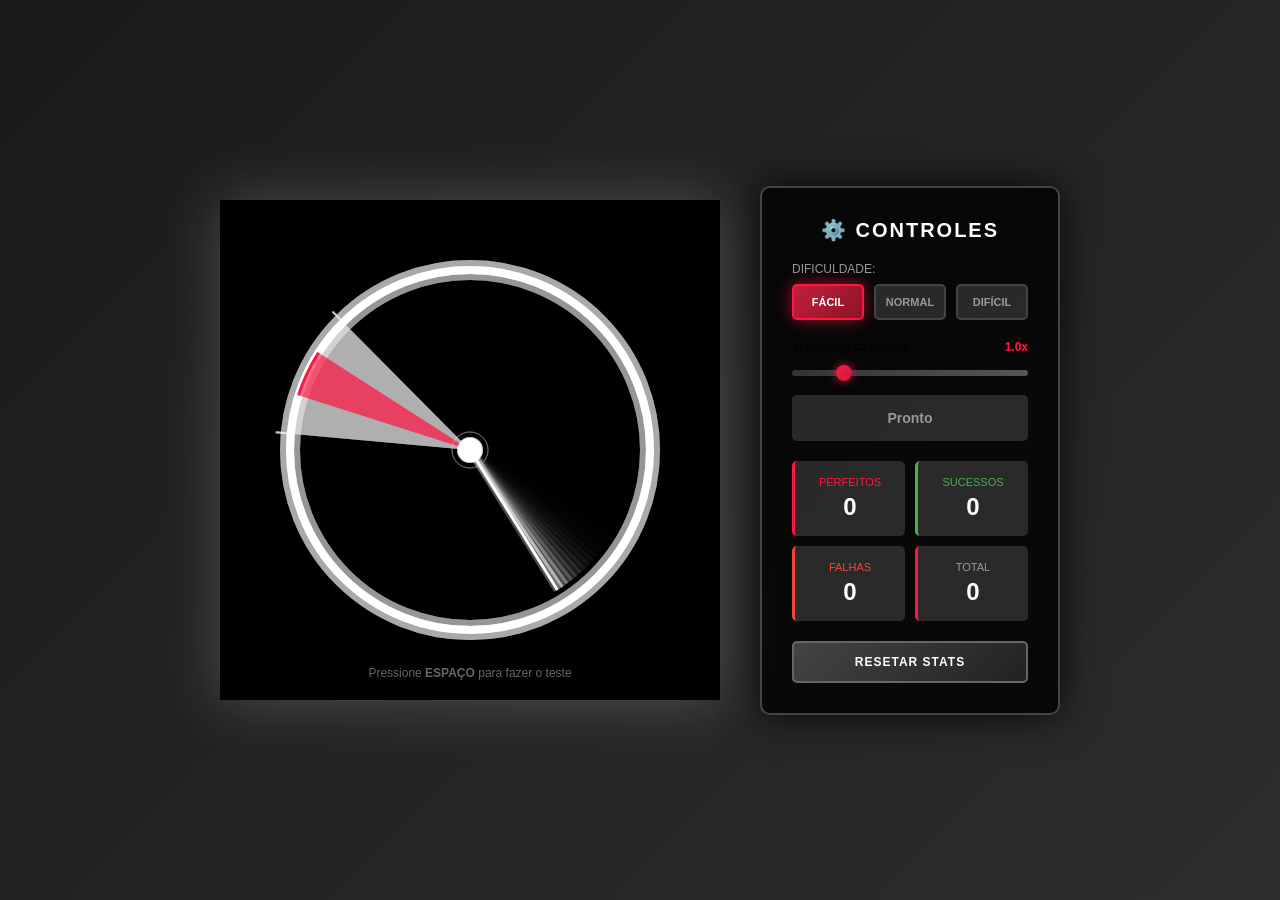
<file: html/skillcheck.html>
<!DOCTYPE html>
<html lang="pt-BR">
<head>
    <meta charset="UTF-8">
    <meta name="viewport" content="width=device-width, initial-scale=1.0">
    <title>Dead by Daylight - Skill Check Minigame</title>
    <style>
        * {
            margin: 0;
            padding: 0;
            box-sizing: border-box;
        }

        body {
            width: 100%;
            height: 100vh;
            display: flex;
            justify-content: center;
            align-items: center;
            background: linear-gradient(135deg, #1a1a1a 0%, #2d2d2d 100%);
            font-family: 'Arial', sans-serif;
            overflow: hidden;
        }

        .container {
            display: flex;
            gap: 40px;
            align-items: center;
            flex-wrap: wrap;
            justify-content: center;
            width: 100%;
            padding: 20px;
        }

        /* Canvas do Skill Check */
        .skillcheck-wrapper {
            position: relative;
            width: 500px;
            height: 500px;
        }

        #skillcheckCanvas {
            display: block;
            filter: drop-shadow(0 0 30px rgba(255, 255, 255, 0.2));
        }

        /* Painel de Controles */
        .control-panel {
            background: rgba(0, 0, 0, 0.8);
            border: 2px solid #444;
            padding: 30px;
            border-radius: 10px;
            width: 300px;
            box-shadow: 0 0 40px rgba(0, 0, 0, 0.8);
        }

        .control-panel h2 {
            color: #fff;
            margin-bottom: 20px;
            text-align: center;
            font-size: 20px;
            text-transform: uppercase;
            letter-spacing: 2px;
        }

        .control-group {
            margin-bottom: 20px;
        }

        .control-group label {
            display: block;
            color: #999;
            margin-bottom: 8px;
            font-size: 12px;
            text-transform: uppercase;
        }

        .difficulty-buttons {
            display: flex;
            gap: 10px;
        }

        .difficulty-btn {
            flex: 1;
            padding: 10px;
            border: 2px solid #444;
            background: rgba(50, 50, 50, 0.8);
            color: #999;
            cursor: pointer;
            border-radius: 5px;
            font-weight: bold;
            transition: all 0.3s ease;
            text-transform: uppercase;
            font-size: 11px;
        }

        .difficulty-btn:hover {
            border-color: #666;
            color: #ccc;
        }

        .difficulty-btn.active {
            background: linear-gradient(135deg, #c41e3a 0%, #8b1528 100%);
            border-color: #ff1744;
            color: #fff;
            box-shadow: 0 0 15px rgba(255, 23, 68, 0.6);
        }

        .slider-container {
            margin-bottom: 15px;
        }

        .slider-label {
            display: flex;
            justify-content: space-between;
            margin-bottom: 8px;
            font-size: 12px;
        }

        .slider-value {
            color: #ff1744;
            font-weight: bold;
        }

        input[type="range"] {
            width: 100%;
            height: 6px;
            border-radius: 3px;
            background: linear-gradient(to right, #333, #555);
            outline: none;
            -webkit-appearance: none;
        }

        input[type="range"]::-webkit-slider-thumb {
            -webkit-appearance: none;
            appearance: none;
            width: 16px;
            height: 16px;
            border-radius: 50%;
            background: linear-gradient(135deg, #ff1744 0%, #c41e3a 100%);
            cursor: pointer;
            box-shadow: 0 0 10px rgba(255, 23, 68, 0.8);
        }

        input[type="range"]::-moz-range-thumb {
            width: 16px;
            height: 16px;
            border-radius: 50%;
            background: linear-gradient(135deg, #ff1744 0%, #c41e3a 100%);
            cursor: pointer;
            border: none;
            box-shadow: 0 0 10px rgba(255, 23, 68, 0.8);
        }

        /* Stats */
        .stats {
            display: grid;
            grid-template-columns: 1fr 1fr;
            gap: 10px;
            margin-bottom: 20px;
        }

        .stat-item {
            background: rgba(50, 50, 50, 0.8);
            padding: 15px;
            border-radius: 5px;
            border-left: 3px solid #ff1744;
            text-align: center;
        }

        .stat-label {
            color: #999;
            font-size: 11px;
            text-transform: uppercase;
            margin-bottom: 5px;
        }

        .stat-value {
            color: #fff;
            font-size: 24px;
            font-weight: bold;
        }

        .stat-item.perfect .stat-label {
            color: #ff1744;
        }

        .stat-item.perfect {
            border-left-color: #ff1744;
        }

        .stat-item.success {
            border-left-color: #4CAF50;
        }

        .stat-item.success .stat-label {
            color: #4CAF50;
        }

        .stat-item.fail {
            border-left-color: #f44336;
        }

        .stat-item.fail .stat-label {
            color: #f44336;
        }

        /* Status */
        .status-display {
            background: rgba(50, 50, 50, 0.8);
            padding: 15px;
            border-radius: 5px;
            margin-bottom: 20px;
            text-align: center;
            min-height: 40px;
            display: flex;
            align-items: center;
            justify-content: center;
        }

        .status-text {
            color: #999;
            font-size: 14px;
            font-weight: bold;
        }

        .status-text.success {
            color: #4CAF50;
            animation: pulse 0.6s ease-out;
        }

        .status-text.perfect {
            color: #ff1744;
            animation: pulse 0.6s ease-out;
        }

        .status-text.fail {
            color: #f44336;
            animation: shake 0.4s ease-out;
        }

        /* Reset Button */
        .reset-btn {
            width: 100%;
            padding: 12px;
            background: linear-gradient(135deg, #444 0%, #222 100%);
            color: #fff;
            border: 2px solid #666;
            border-radius: 5px;
            cursor: pointer;
            font-weight: bold;
            text-transform: uppercase;
            font-size: 12px;
            transition: all 0.3s ease;
            letter-spacing: 1px;
        }

        .reset-btn:hover {
            background: linear-gradient(135deg, #555 0%, #333 100%);
            border-color: #999;
            box-shadow: 0 0 15px rgba(255, 255, 255, 0.1);
        }

        .reset-btn:active {
            transform: scale(0.98);
        }

        /* Instructions */
        .instructions {
            position: absolute;
            bottom: 20px;
            left: 50%;
            transform: translateX(-50%);
            color: #666;
            font-size: 12px;
            text-align: center;
            width: 90%;
        }

        @keyframes pulse {
            0% {
                opacity: 1;
                transform: scale(1);
            }
            50% {
                transform: scale(1.05);
            }
            100% {
                opacity: 0.8;
            }
        }

        @keyframes shake {
            0%, 100% { transform: translateX(0); }
            25% { transform: translateX(-5px); }
            75% { transform: translateX(5px); }
        }

        /* Responsive */
        @media (max-width: 1024px) {
            .container {
                flex-direction: column;
                gap: 20px;
            }

            .skillcheck-wrapper {
                width: 400px;
                height: 400px;
            }

            .control-panel {
                width: 280px;
            }
        }

        @media (max-width: 600px) {
            .skillcheck-wrapper {
                width: 300px;
                height: 300px;
            }

            .control-panel {
                width: 100%;
            }
        }
    </style>
</head>
<body>
    <div class="container">
        <div class="skillcheck-wrapper">
            <canvas id="skillcheckCanvas"></canvas>
            <div class="instructions">
                Pressione <strong>ESPAÇO</strong> para fazer o teste
            </div>
        </div>

        <div class="control-panel">
            <h2>⚙️ Controles</h2>

            <div class="control-group">
                <label>Dificuldade:</label>
                <div class="difficulty-buttons">
                    <button class="difficulty-btn active" data-difficulty="easy">Fácil</button>
                    <button class="difficulty-btn" data-difficulty="normal">Normal</button>
                    <button class="difficulty-btn" data-difficulty="hard">Difícil</button>
                </div>
            </div>

            <div class="slider-container">
                <div class="slider-label">
                    <span>Velocidade da Agulha:</span>
                    <span class="slider-value" id="speedValue">1.0x</span>
                </div>
                <input type="range" id="speedSlider" min="0.5" max="3" step="0.1" value="1">
            </div>

            <div class="status-display">
                <div class="status-text" id="statusText">Pronto</div>
            </div>

            <div class="stats">
                <div class="stat-item perfect">
                    <div class="stat-label">Perfeitos</div>
                    <div class="stat-value" id="perfectCount">0</div>
                </div>
                <div class="stat-item success">
                    <div class="stat-label">Sucessos</div>
                    <div class="stat-value" id="successCount">0</div>
                </div>
                <div class="stat-item fail">
                    <div class="stat-label">Falhas</div>
                    <div class="stat-value" id="failCount">0</div>
                </div>
                <div class="stat-item">
                    <div class="stat-label">Total</div>
                    <div class="stat-value" id="totalCount">0</div>
                </div>
            </div>

            <button class="reset-btn" id="resetBtn">Resetar Stats</button>
        </div>
    </div>

    <!-- Audio Context para sons -->
    <script>
        // Classe de Audio Sintético (sem dependências externas)
        class SimpleAudioPlayer {
            constructor() {
                this.audioContext = new (window.AudioContext || window.webkitAudioContext)();
            }

            // Som de sucesso
            playSuccess() {
                const ctx = this.audioContext;
                const now = ctx.currentTime;
                
                const osc = ctx.createOscillator();
                const gain = ctx.createGain();
                
                osc.connect(gain);
                gain.connect(ctx.destination);
                
                osc.frequency.setValueAtTime(523.25, now);
                osc.frequency.setValueAtTime(659.25, now + 0.1);
                
                gain.gain.setValueAtTime(0.3, now);
                gain.gain.exponentialRampToValueAtTime(0.01, now + 0.2);
                
                osc.start(now);
                osc.stop(now + 0.2);
            }

            // Som de sucesso perfeito
            playPerfect() {
                const ctx = this.audioContext;
                const now = ctx.currentTime;
                
                const osc = ctx.createOscillator();
                const gain = ctx.createGain();
                
                osc.connect(gain);
                gain.connect(ctx.destination);
                
                osc.frequency.setValueAtTime(659.25, now);
                osc.frequency.setValueAtTime(783.99, now + 0.05);
                osc.frequency.setValueAtTime(987.77, now + 0.1);
                
                gain.gain.setValueAtTime(0.3, now);
                gain.gain.exponentialRampToValueAtTime(0.01, now + 0.3);
                
                osc.start(now);
                osc.stop(now + 0.3);
            }

            // Som de falha
            playFail() {
                const ctx = this.audioContext;
                const now = ctx.currentTime;
                
                const osc = ctx.createOscillator();
                const gain = ctx.createGain();
                
                osc.connect(gain);
                gain.connect(ctx.destination);
                
                osc.frequency.setValueAtTime(200, now);
                osc.frequency.setValueAtTime(150, now + 0.1);
                
                gain.gain.setValueAtTime(0.3, now);
                gain.gain.exponentialRampToValueAtTime(0.01, now + 0.3);
                
                osc.start(now);
                osc.stop(now + 0.3);
            }

            // Som de spawn
            playSpawn() {
                const ctx = this.audioContext;
                const now = ctx.currentTime;
                
                const osc = ctx.createOscillator();
                const gain = ctx.createGain();
                
                osc.connect(gain);
                gain.connect(ctx.destination);
                
                osc.frequency.setValueAtTime(880, now);
                osc.frequency.setValueAtTime(440, now + 0.15);
                
                gain.gain.setValueAtTime(0.2, now);
                gain.gain.exponentialRampToValueAtTime(0.01, now + 0.15);
                
                osc.start(now);
                osc.stop(now + 0.15);
            }
        }

        // Classe Principal do Skill Check
        class DeadByDaylightSkillCheck {
            constructor() {
                this.canvas = document.getElementById('skillcheckCanvas');
                this.ctx = this.canvas.getContext('2d');
                this.audio = new SimpleAudioPlayer();

                // Dimensões
                this.canvas.width = 500;
                this.canvas.height = 500;
                this.centerX = this.canvas.width / 2;
                this.centerY = this.canvas.height / 2;
                this.radius = 180;

                // Estado do jogo
                this.difficulty = 'normal';
                this.speedMultiplier = 1;
                this.isActive = true;
                this.hasPressed = false;

                // Agulha
                this.needleAngle = 0;
                this.needleSpeed = 2; // graus por frame

                // Zonas de sucesso
                this.successZoneWidth = 40; // graus
                this.perfectZoneWidth = 15; // graus
                this.successZoneStart = Math.random() * 360;

                // Estatísticas
                this.stats = {
                    perfect: 0,
                    success: 0,
                    fail: 0,
                    total: 0
                };

                this.setupEventListeners();
                this.loadStats();
                this.animate();
                this.audio.playSpawn();
            }

            setupEventListeners() {
                // Tecla Espaço
                document.addEventListener('keydown', (e) => {
                    if (e.code === 'Space') {
                        e.preventDefault();
                        this.checkSkill();
                    }
                });

                // Dificuldade
                document.querySelectorAll('.difficulty-btn').forEach(btn => {
                    btn.addEventListener('click', (e) => {
                        document.querySelectorAll('.difficulty-btn').forEach(b => b.classList.remove('active'));
                        e.target.classList.add('active');
                        this.setDifficulty(e.target.dataset.difficulty);
                    });
                });

                // Velocidade
                document.getElementById('speedSlider').addEventListener('input', (e) => {
                    this.speedMultiplier = parseFloat(e.target.value);
                    document.getElementById('speedValue').textContent = this.speedMultiplier.toFixed(1) + 'x';
                });

                // Reset
                document.getElementById('resetBtn').addEventListener('click', () => {
                    this.stats = { perfect: 0, success: 0, fail: 0, total: 0 };
                    this.updateStats();
                    this.saveStats();
                });
            }

            setDifficulty(level) {
                this.difficulty = level;

                const difficultySettings = {
                    easy: {
                        successZoneWidth: 60,
                        perfectZoneWidth: 25,
                        needleSpeed: 1.5
                    },
                    normal: {
                        successZoneWidth: 40,
                        perfectZoneWidth: 15,
                        needleSpeed: 2
                    },
                    hard: {
                        successZoneWidth: 25,
                        perfectZoneWidth: 10,
                        needleSpeed: 3
                    }
                };

                const settings = difficultySettings[level];
                this.successZoneWidth = settings.successZoneWidth;
                this.perfectZoneWidth = settings.perfectZoneWidth;
                this.needleSpeed = settings.needleSpeed;
            }

            checkSkill() {
                if (!this.isActive || this.hasPressed) return;

                this.hasPressed = true;
                this.isActive = false;

                const normalizedAngle = ((this.needleAngle % 360) + 360) % 360;
                const zoneStart = this.successZoneStart;
                const zoneEnd = (zoneStart + this.successZoneWidth) % 360;
                const perfectStart = zoneStart + (this.successZoneWidth - this.perfectZoneWidth) / 2;
                const perfectEnd = perfectStart + this.perfectZoneWidth;

                // Verificar se está na zona
                let inZone = false;
                let isPerfect = false;

                if (zoneEnd > zoneStart) {
                    inZone = normalizedAngle >= zoneStart && normalizedAngle <= zoneEnd;
                    isPerfect = normalizedAngle >= perfectStart && normalizedAngle <= perfectEnd;
                } else {
                    inZone = normalizedAngle >= zoneStart || normalizedAngle <= zoneEnd;
                    isPerfect = (normalizedAngle >= perfectStart && normalizedAngle <= 360) ||
                               (normalizedAngle >= 0 && normalizedAngle <= (perfectEnd % 360));
                }

                // Registrar resultado
                this.stats.total++;

                if (isPerfect) {
                    this.stats.perfect++;
                    this.showStatus('SUCESSO PERFEITO! 🎯', 'perfect');
                    this.audio.playPerfect();
                } else if (inZone) {
                    this.stats.success++;
                    this.showStatus('SUCESSO! ✓', 'success');
                    this.audio.playSuccess();
                } else {
                    this.stats.fail++;
                    this.showStatus('FALHA! ✗', 'fail');
                    this.audio.playFail();
                }

                this.updateStats();
                this.saveStats();

                // Novo skill check após 1 segundo
                setTimeout(() => {
                    this.resetSkillCheck();
                }, 1000);
            }

            resetSkillCheck() {
                this.successZoneStart = Math.random() * 360;
                this.needleAngle = 0;
                this.hasPressed = false;
                this.isActive = true;
                this.showStatus('Pronto', 'ready');
                this.audio.playSpawn();
            }

            showStatus(text, type) {
                const statusEl = document.getElementById('statusText');
                statusEl.textContent = text;
                statusEl.className = 'status-text ' + type;
            }

            updateStats() {
                document.getElementById('perfectCount').textContent = this.stats.perfect;
                document.getElementById('successCount').textContent = this.stats.success;
                document.getElementById('failCount').textContent = this.stats.fail;
                document.getElementById('totalCount').textContent = this.stats.total;
            }

            saveStats() {
                localStorage.setItem('dbd-skillcheck-stats', JSON.stringify(this.stats));
            }

            loadStats() {
                const saved = localStorage.getItem('dbd-skillcheck-stats');
                if (saved) {
                    this.stats = JSON.parse(saved);
                    this.updateStats();
                }
            }

            animate() {
                // Limpar canvas
                this.ctx.fillStyle = 'rgba(0, 0, 0, 0.3)';
                this.ctx.fillRect(0, 0, this.canvas.width, this.canvas.height);

                // Atualizar ângulo da agulha
                if (this.isActive && !this.hasPressed) {
                    this.needleAngle += this.needleSpeed * this.speedMultiplier;
                }

                // Desenhar círculo externo (sombra)
                this.drawCircleShadow();

                // Desenhar círculo principal
                this.drawCircle();

                // Desenhar zonas de sucesso
                this.drawSuccessZones();

                // Desenhar agulha
                this.drawNeedle();

                // Desenhar indicador central
                this.drawCenter();

                requestAnimationFrame(() => this.animate());
            }

            drawCircleShadow() {
                this.ctx.beginPath();
                this.ctx.arc(this.centerX, this.centerY, this.radius + 5, 0, Math.PI * 2);
                this.ctx.strokeStyle = 'rgba(255, 255, 255, 0.1)';
                this.ctx.lineWidth = 10;
                this.ctx.stroke();
            }

            drawCircle() {
                // Círculo principal
                this.ctx.beginPath();
                this.ctx.arc(this.centerX, this.centerY, this.radius, 0, Math.PI * 2);
                this.ctx.strokeStyle = '#ffffff';
                this.ctx.lineWidth = 8;
                this.ctx.stroke();

                // Glow effect
                this.ctx.beginPath();
                this.ctx.arc(this.centerX, this.centerY, this.radius, 0, Math.PI * 2);
                this.ctx.strokeStyle = 'rgba(255, 255, 255, 0.3)';
                this.ctx.lineWidth = 20;
                this.ctx.stroke();
            }

            drawSuccessZones() {
                // Zona de sucesso (branco)
                this.drawZone(
                    this.successZoneStart,
                    this.successZoneStart + this.successZoneWidth,
                    '#ffffff',
                    0.4
                );

                // Zona de sucesso perfeito (vermelho)
                const perfectStart = this.successZoneStart + (this.successZoneWidth - this.perfectZoneWidth) / 2;
                this.drawZone(
                    perfectStart,
                    perfectStart + this.perfectZoneWidth,
                    '#ff1744',
                    0.6
                );

                // Marcadores nas pontas da zona de sucesso
                this.drawZoneMarker(this.successZoneStart);
                this.drawZoneMarker(this.successZoneStart + this.successZoneWidth);
            }

            drawZone(startAngle, endAngle, color, alpha) {
                const startRad = (startAngle * Math.PI) / 180;
                const endRad = (endAngle * Math.PI) / 180;

                // Arco preenchido
                this.ctx.beginPath();
                this.ctx.moveTo(this.centerX, this.centerY);
                this.ctx.arc(this.centerX, this.centerY, this.radius, startRad, endRad);
                this.ctx.closePath();
                this.ctx.fillStyle = color;
                this.ctx.globalAlpha = alpha;
                this.ctx.fill();
                this.ctx.globalAlpha = 1;

                // Borda do arco
                this.ctx.beginPath();
                this.ctx.arc(this.centerX, this.centerY, this.radius, startRad, endRad);
                this.ctx.strokeStyle = color;
                this.ctx.lineWidth = 3;
                this.ctx.stroke();
            }

            drawZoneMarker(angle) {
                const rad = (angle * Math.PI) / 180;
                const x1 = this.centerX + Math.cos(rad) * this.radius;
                const y1 = this.centerY + Math.sin(rad) * this.radius;
                const x2 = this.centerX + Math.cos(rad) * (this.radius + 15);
                const y2 = this.centerY + Math.sin(rad) * (this.radius + 15);

                this.ctx.beginPath();
                this.ctx.moveTo(x1, y1);
                this.ctx.lineTo(x2, y2);
                this.ctx.strokeStyle = 'rgba(255, 255, 255, 0.5)';
                this.ctx.lineWidth = 2;
                this.ctx.stroke();
            }

            drawNeedle() {
                const angle = (this.needleAngle * Math.PI) / 180;
                const needleLength = this.radius - 15;

                // Sombra da agulha
                this.ctx.beginPath();
                this.ctx.moveTo(this.centerX, this.centerY);
                this.ctx.lineTo(
                    this.centerX + Math.cos(angle + 0.02) * needleLength,
                    this.centerY + Math.sin(angle + 0.02) * needleLength
                );
                this.ctx.strokeStyle = 'rgba(0, 0, 0, 0.2)';
                this.ctx.lineWidth = 4;
                this.ctx.stroke();

                // Agulha principal
                this.ctx.beginPath();
                this.ctx.moveTo(this.centerX, this.centerY);
                this.ctx.lineTo(
                    this.centerX + Math.cos(angle) * needleLength,
                    this.centerY + Math.sin(angle) * needleLength
                );
                this.ctx.strokeStyle = '#ffffff';
                this.ctx.lineWidth = 3;
                this.ctx.stroke();

                // Glow da agulha
                this.ctx.beginPath();
                this.ctx.moveTo(this.centerX, this.centerY);
                this.ctx.lineTo(
                    this.centerX + Math.cos(angle) * needleLength,
                    this.centerY + Math.sin(angle) * needleLength
                );
                this.ctx.strokeStyle = 'rgba(255, 255, 255, 0.3)';
                this.ctx.lineWidth = 8;
                this.ctx.stroke();
            }

            drawCenter() {
                // Círculo central
                this.ctx.beginPath();
                this.ctx.arc(this.centerX, this.centerY, 12, 0, Math.PI * 2);
                this.ctx.fillStyle = '#ffffff';
                this.ctx.fill();

                // Brilho central
                this.ctx.beginPath();
                this.ctx.arc(this.centerX, this.centerY, 12, 0, Math.PI * 2);
                this.ctx.strokeStyle = 'rgba(255, 255, 255, 0.5)';
                this.ctx.lineWidth = 2;
                this.ctx.stroke();

                // Aura
                this.ctx.beginPath();
                this.ctx.arc(this.centerX, this.centerY, 18, 0, Math.PI * 2);
                this.ctx.strokeStyle = 'rgba(255, 255, 255, 0.2)';
                this.ctx.lineWidth = 1;
                this.ctx.stroke();
            }
        }

        // Inicializar quando o DOM estiver pronto
        document.addEventListener('DOMContentLoaded', () => {
            new DeadByDaylightSkillCheck();
        });
    </script>
</body>
</html>
</file>
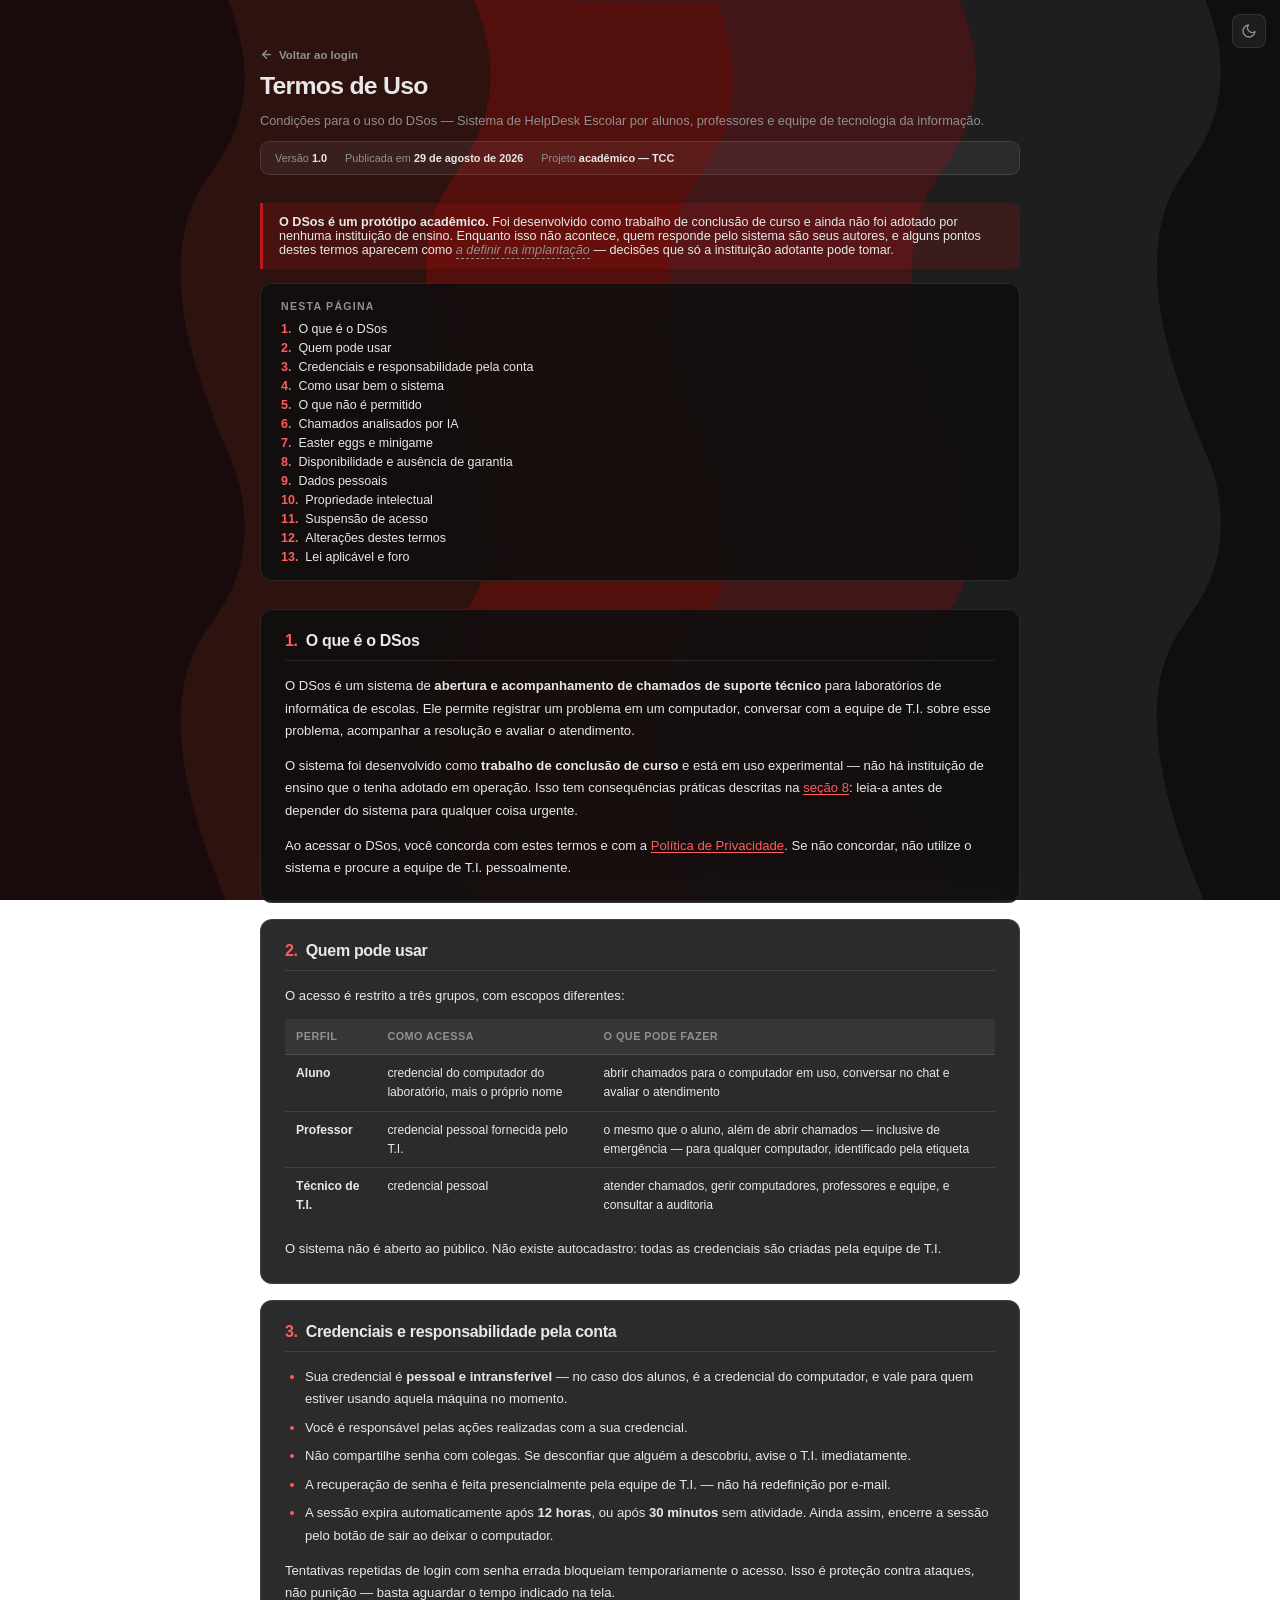
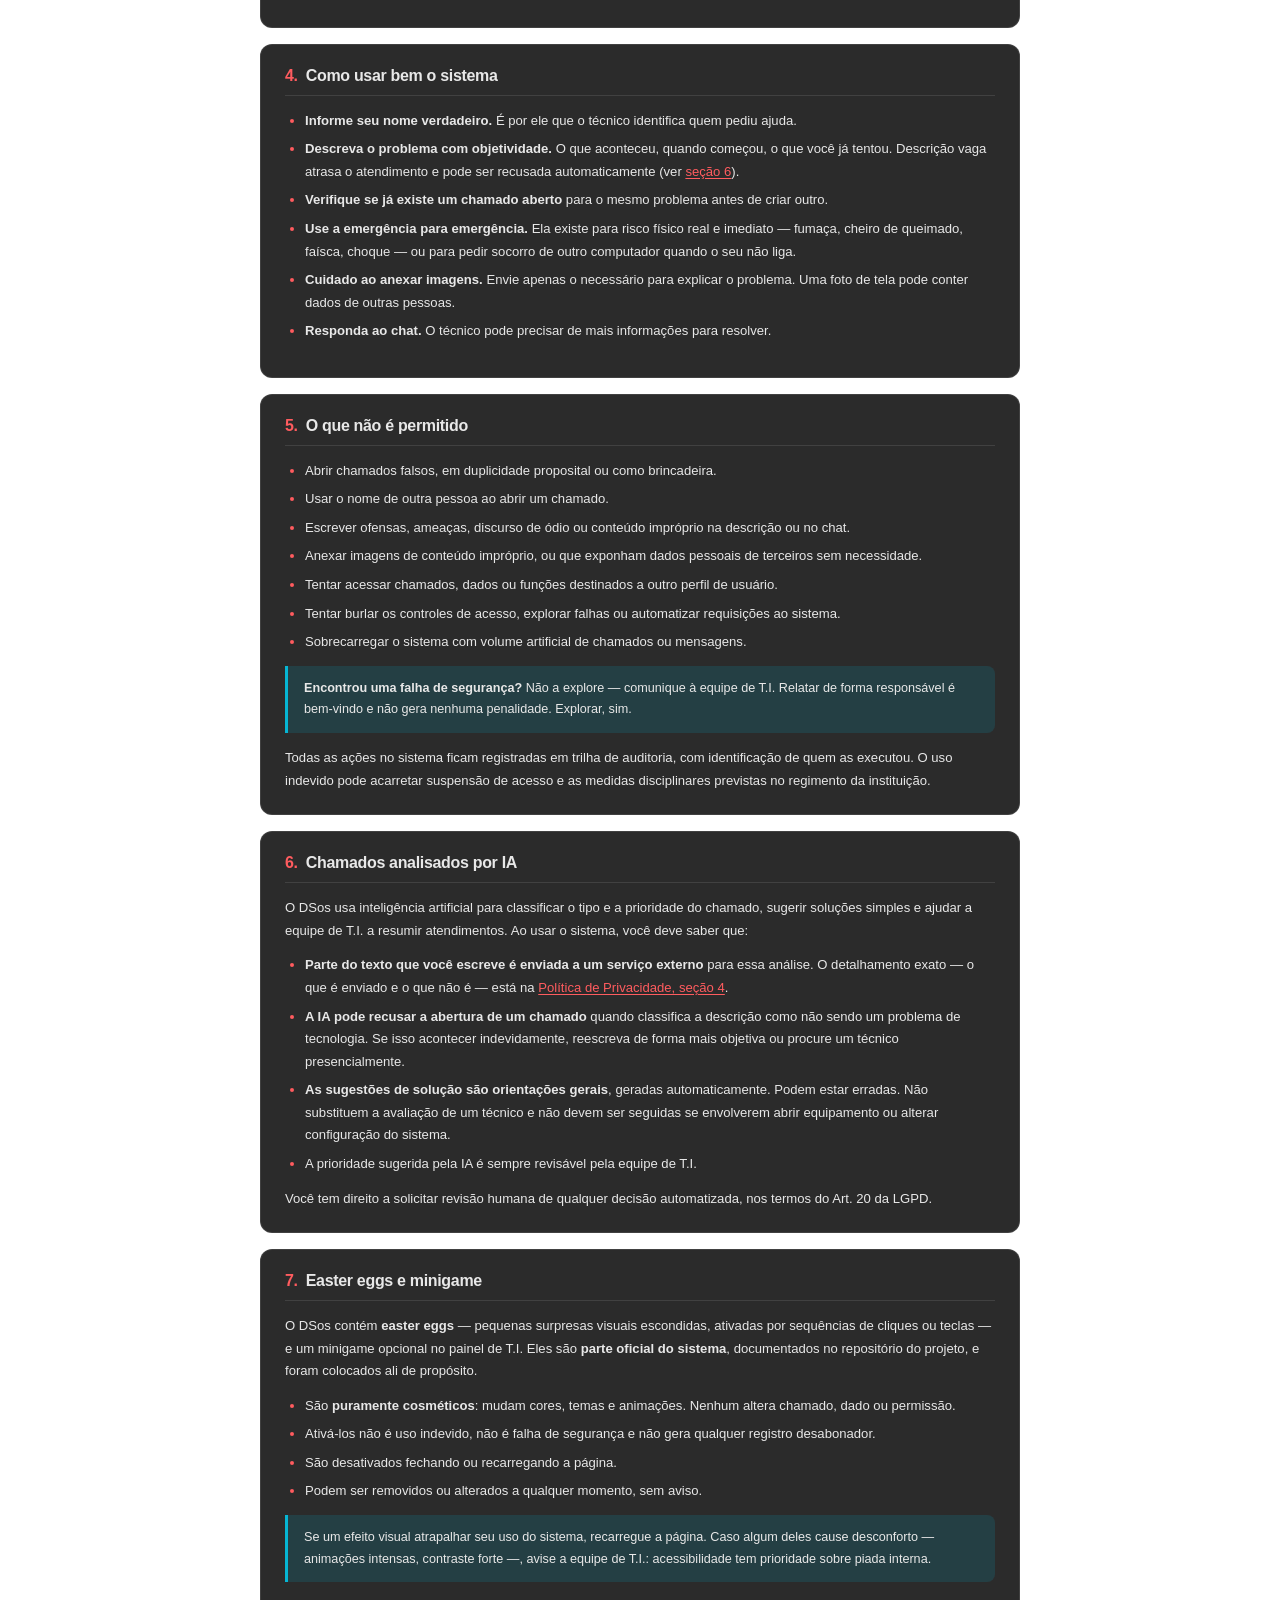
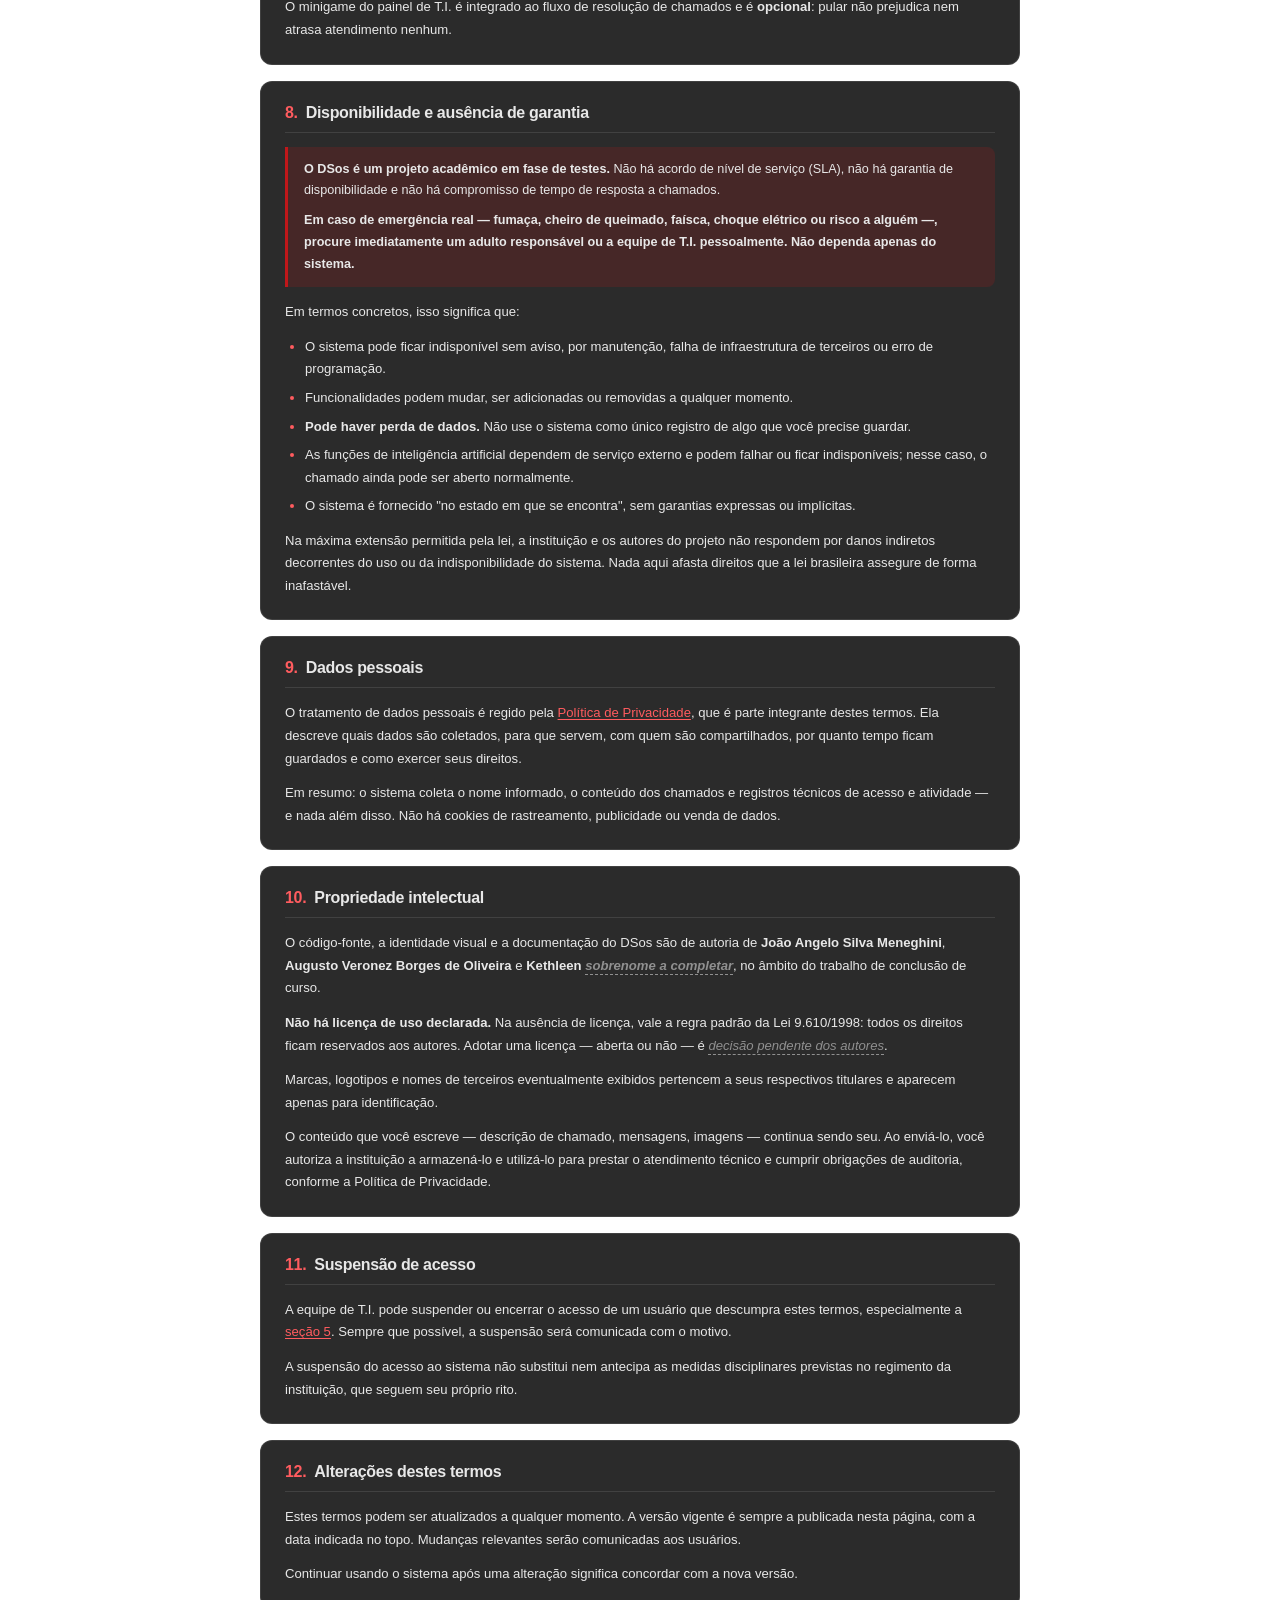
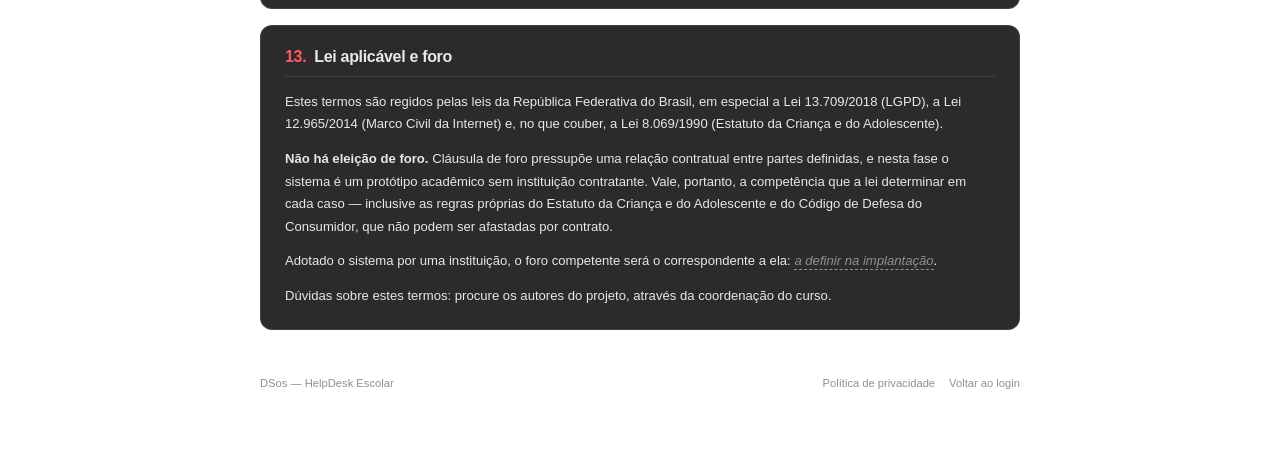
<file: html/termos-de-uso.html>
<!DOCTYPE html>
  <!-- DSos — termos-de-uso.html
       Documento legal. Os trechos marcados com <span class="pendente">
       dependem de uma instituicao adotante, que o projeto ainda nao tem (e um
       TCC). Nao preencher com dado inventado. -->
<html lang="pt-BR" data-theme="dark">
<head>
  <meta charset="UTF-8" />
  <meta name="viewport" content="width=device-width, initial-scale=1.0" />
  <meta http-equiv="Content-Security-Policy" content="default-src 'self'; script-src 'self' 'unsafe-inline'; connect-src 'self'; img-src 'self' data:; style-src 'self' 'unsafe-inline' https://fonts.googleapis.com; font-src 'self' https://fonts.gstatic.com;">
  <title>DSos — Termos de Uso</title>
  <link rel="shortcut icon" href="../images/favicon.ico" />
  <link rel="preconnect" href="https://fonts.googleapis.com" />
  <link rel="preconnect" href="https://fonts.gstatic.com" crossorigin />
  <link href="https://fonts.googleapis.com/css2?family=Sora:wght@300;400;600;700&display=swap" rel="stylesheet" />
  <link rel="stylesheet" href="../css/base.css" />
  <link rel="stylesheet" href="../css/tokens.css" />
  <link rel="stylesheet" href="../css/legal.css" />
</head>
<body>

<div class="bg" aria-hidden="true"></div>

<button class="btn-tema" id="btn-tema" onclick="toggleTema()" title="Alternar modo claro/escuro" aria-label="Alternar modo claro/escuro">
  <svg id="ico-tema" width="16" height="16" viewBox="0 0 24 24" fill="none" stroke="currentColor" stroke-width="2" stroke-linecap="round" stroke-linejoin="round" aria-hidden="true"><path d="M21 12.79A9 9 0 1 1 11.21 3 7 7 0 0 0 21 12.79z"/></svg>
</button>

<main class="doc">

  <header class="doc-header">
    <a class="doc-voltar" href="login.html">
      <svg width="13" height="13" viewBox="0 0 24 24" fill="none" stroke="currentColor" stroke-width="2.5" stroke-linecap="round" stroke-linejoin="round" aria-hidden="true"><line x1="19" y1="12" x2="5" y2="12"/><polyline points="12 19 5 12 12 5"/></svg>
      Voltar ao login
    </a>

    <h1 class="doc-titulo">Termos de Uso</h1>
    <p class="doc-sub">
      Condições para o uso do DSos — Sistema de HelpDesk Escolar por alunos,
      professores e equipe de tecnologia da informação.
    </p>

    <div class="doc-meta">
      <span>Versão <strong>1.0</strong></span>
      <span>Publicada em <strong>29 de agosto de 2026</strong></span>
      <span>Projeto <strong>acadêmico — TCC</strong></span>
    </div>
  </header>

  <div class="doc-nota">
    <p>
      <strong>O DSos é um protótipo acadêmico.</strong> Foi desenvolvido como
      trabalho de conclusão de curso e ainda não foi adotado por nenhuma
      instituição de ensino. Enquanto isso não acontece, quem responde pelo
      sistema são seus autores, e alguns pontos destes termos aparecem como
      <span class="pendente">a definir na implantação</span> — decisões que só
      a instituição adotante pode tomar.
    </p>
  </div>

  <nav class="doc-sumario" aria-label="Sumário">
    <h2>Nesta página</h2>
    <ol>
      <li><a href="#objeto">O que é o DSos</a></li>
      <li><a href="#quem">Quem pode usar</a></li>
      <li><a href="#credenciais">Credenciais e responsabilidade pela conta</a></li>
      <li><a href="#conduta">Como usar bem o sistema</a></li>
      <li><a href="#proibido">O que não é permitido</a></li>
      <li><a href="#ia">Chamados analisados por IA</a></li>
      <li><a href="#eggs">Easter eggs e minigame</a></li>
      <li><a href="#disponibilidade">Disponibilidade e ausência de garantia</a></li>
      <li><a href="#dados">Dados pessoais</a></li>
      <li><a href="#propriedade">Propriedade intelectual</a></li>
      <li><a href="#suspensao">Suspensão de acesso</a></li>
      <li><a href="#alteracoes">Alterações destes termos</a></li>
      <li><a href="#foro">Lei aplicável e foro</a></li>
    </ol>
  </nav>

  <!-- ─────────────────────────────────────────────────────────────────── -->
  <section class="doc-secao" id="objeto">
    <h2><span class="num">1.</span>O que é o DSos</h2>

    <p>
      O DSos é um sistema de <strong>abertura e acompanhamento de chamados de
      suporte técnico</strong> para laboratórios de informática de escolas. Ele
      permite registrar um problema em um computador, conversar com a equipe de
      T.I. sobre esse problema, acompanhar a resolução e avaliar o atendimento.
    </p>

    <p>
      O sistema foi desenvolvido como <strong>trabalho de conclusão de
      curso</strong> e está em uso experimental — não há instituição de ensino
      que o tenha adotado em operação. Isso tem consequências práticas
      descritas na <a href="#disponibilidade">seção 8</a>: leia-a antes de
      depender do sistema para qualquer coisa urgente.
    </p>

    <p>
      Ao acessar o DSos, você concorda com estes termos e com a
      <a href="politica-privacidade.html">Política de Privacidade</a>. Se não
      concordar, não utilize o sistema e procure a equipe de T.I. pessoalmente.
    </p>
  </section>

  <!-- ─────────────────────────────────────────────────────────────────── -->
  <section class="doc-secao" id="quem">
    <h2><span class="num">2.</span>Quem pode usar</h2>

    <p>O acesso é restrito a três grupos, com escopos diferentes:</p>

    <div class="doc-tabela-wrap">
      <table>
        <thead>
          <tr><th>Perfil</th><th>Como acessa</th><th>O que pode fazer</th></tr>
        </thead>
        <tbody>
          <tr>
            <td><strong>Aluno</strong></td>
            <td>credencial do computador do laboratório, mais o próprio nome</td>
            <td>abrir chamados para o computador em uso, conversar no chat e avaliar o atendimento</td>
          </tr>
          <tr>
            <td><strong>Professor</strong></td>
            <td>credencial pessoal fornecida pelo T.I.</td>
            <td>o mesmo que o aluno, além de abrir chamados — inclusive de emergência — para qualquer computador, identificado pela etiqueta</td>
          </tr>
          <tr>
            <td><strong>Técnico de T.I.</strong></td>
            <td>credencial pessoal</td>
            <td>atender chamados, gerir computadores, professores e equipe, e consultar a auditoria</td>
          </tr>
        </tbody>
      </table>
    </div>

    <p>
      O sistema não é aberto ao público. Não existe autocadastro: todas as
      credenciais são criadas pela equipe de T.I.
    </p>
  </section>

  <!-- ─────────────────────────────────────────────────────────────────── -->
  <section class="doc-secao" id="credenciais">
    <h2><span class="num">3.</span>Credenciais e responsabilidade pela conta</h2>

    <ul>
      <li>Sua credencial é <strong>pessoal e intransferível</strong> — no caso dos alunos, é a credencial do computador, e vale para quem estiver usando aquela máquina no momento.</li>
      <li>Você é responsável pelas ações realizadas com a sua credencial.</li>
      <li>Não compartilhe senha com colegas. Se desconfiar que alguém a descobriu, avise o T.I. imediatamente.</li>
      <li>A recuperação de senha é feita presencialmente pela equipe de T.I. — não há redefinição por e-mail.</li>
      <li>A sessão expira automaticamente após <strong>12 horas</strong>, ou após <strong>30 minutos</strong> sem atividade. Ainda assim, encerre a sessão pelo botão de sair ao deixar o computador.</li>
    </ul>

    <p>
      Tentativas repetidas de login com senha errada bloqueiam temporariamente
      o acesso. Isso é proteção contra ataques, não punição — basta aguardar o
      tempo indicado na tela.
    </p>
  </section>

  <!-- ─────────────────────────────────────────────────────────────────── -->
  <section class="doc-secao" id="conduta">
    <h2><span class="num">4.</span>Como usar bem o sistema</h2>

    <ul>
      <li><strong>Informe seu nome verdadeiro.</strong> É por ele que o técnico identifica quem pediu ajuda.</li>
      <li><strong>Descreva o problema com objetividade.</strong> O que aconteceu, quando começou, o que você já tentou. Descrição vaga atrasa o atendimento e pode ser recusada automaticamente (ver <a href="#ia">seção 6</a>).</li>
      <li><strong>Verifique se já existe um chamado aberto</strong> para o mesmo problema antes de criar outro.</li>
      <li><strong>Use a emergência para emergência.</strong> Ela existe para risco físico real e imediato — fumaça, cheiro de queimado, faísca, choque — ou para pedir socorro de outro computador quando o seu não liga.</li>
      <li><strong>Cuidado ao anexar imagens.</strong> Envie apenas o necessário para explicar o problema. Uma foto de tela pode conter dados de outras pessoas.</li>
      <li><strong>Responda ao chat.</strong> O técnico pode precisar de mais informações para resolver.</li>
    </ul>
  </section>

  <!-- ─────────────────────────────────────────────────────────────────── -->
  <section class="doc-secao" id="proibido">
    <h2><span class="num">5.</span>O que não é permitido</h2>

    <ul>
      <li>Abrir chamados falsos, em duplicidade proposital ou como brincadeira.</li>
      <li>Usar o nome de outra pessoa ao abrir um chamado.</li>
      <li>Escrever ofensas, ameaças, discurso de ódio ou conteúdo impróprio na descrição ou no chat.</li>
      <li>Anexar imagens de conteúdo impróprio, ou que exponham dados pessoais de terceiros sem necessidade.</li>
      <li>Tentar acessar chamados, dados ou funções destinados a outro perfil de usuário.</li>
      <li>Tentar burlar os controles de acesso, explorar falhas ou automatizar requisições ao sistema.</li>
      <li>Sobrecarregar o sistema com volume artificial de chamados ou mensagens.</li>
    </ul>

    <div class="doc-info">
      <p>
        <strong>Encontrou uma falha de segurança?</strong> Não a explore —
        comunique à equipe de T.I. Relatar de forma responsável é bem-vindo e
        não gera nenhuma penalidade. Explorar, sim.
      </p>
    </div>

    <p>
      Todas as ações no sistema ficam registradas em trilha de auditoria, com
      identificação de quem as executou. O uso indevido pode acarretar
      suspensão de acesso e as medidas disciplinares previstas no regimento da
      instituição.
    </p>
  </section>

  <!-- ─────────────────────────────────────────────────────────────────── -->
  <section class="doc-secao" id="ia">
    <h2><span class="num">6.</span>Chamados analisados por IA</h2>

    <p>
      O DSos usa inteligência artificial para classificar o tipo e a prioridade
      do chamado, sugerir soluções simples e ajudar a equipe de T.I. a resumir
      atendimentos. Ao usar o sistema, você deve saber que:
    </p>

    <ul>
      <li><strong>Parte do texto que você escreve é enviada a um serviço externo</strong> para essa análise. O detalhamento exato — o que é enviado e o que não é — está na <a href="politica-privacidade.html#ia">Política de Privacidade, seção 4</a>.</li>
      <li><strong>A IA pode recusar a abertura de um chamado</strong> quando classifica a descrição como não sendo um problema de tecnologia. Se isso acontecer indevidamente, reescreva de forma mais objetiva ou procure um técnico presencialmente.</li>
      <li><strong>As sugestões de solução são orientações gerais</strong>, geradas automaticamente. Podem estar erradas. Não substituem a avaliação de um técnico e não devem ser seguidas se envolverem abrir equipamento ou alterar configuração do sistema.</li>
      <li>A prioridade sugerida pela IA é sempre revisável pela equipe de T.I.</li>
    </ul>

    <p>
      Você tem direito a solicitar revisão humana de qualquer decisão
      automatizada, nos termos do Art. 20 da LGPD.
    </p>
  </section>

  <!-- ─────────────────────────────────────────────────────────────────── -->
  <section class="doc-secao" id="eggs">
    <h2><span class="num">7.</span>Easter eggs e minigame</h2>

    <p>
      O DSos contém <strong>easter eggs</strong> — pequenas surpresas visuais
      escondidas, ativadas por sequências de cliques ou teclas — e um minigame
      opcional no painel de T.I. Eles são <strong>parte oficial do
      sistema</strong>, documentados no repositório do projeto, e foram
      colocados ali de propósito.
    </p>

    <ul>
      <li>São <strong>puramente cosméticos</strong>: mudam cores, temas e animações. Nenhum altera chamado, dado ou permissão.</li>
      <li>Ativá-los não é uso indevido, não é falha de segurança e não gera qualquer registro desabonador.</li>
      <li>São desativados fechando ou recarregando a página.</li>
      <li>Podem ser removidos ou alterados a qualquer momento, sem aviso.</li>
    </ul>

    <div class="doc-info">
      <p>
        Se um efeito visual atrapalhar seu uso do sistema, recarregue a página.
        Caso algum deles cause desconforto — animações intensas, contraste
        forte —, avise a equipe de T.I.: acessibilidade tem prioridade sobre
        piada interna.
      </p>
    </div>

    <p>
      O minigame do painel de T.I. é integrado ao fluxo de resolução de
      chamados e é <strong>opcional</strong>: pular não prejudica nem atrasa
      atendimento nenhum.
    </p>
  </section>

  <!-- ─────────────────────────────────────────────────────────────────── -->
  <section class="doc-secao" id="disponibilidade">
    <h2><span class="num">8.</span>Disponibilidade e ausência de garantia</h2>

    <div class="doc-nota">
      <p>
        <strong>O DSos é um projeto acadêmico em fase de testes.</strong> Não
        há acordo de nível de serviço (SLA), não há garantia de
        disponibilidade e não há compromisso de tempo de resposta a chamados.
      </p>
      <p>
        <strong>Em caso de emergência real — fumaça, cheiro de queimado,
        faísca, choque elétrico ou risco a alguém —, procure imediatamente um
        adulto responsável ou a equipe de T.I. pessoalmente. Não dependa
        apenas do sistema.</strong>
      </p>
    </div>

    <p>Em termos concretos, isso significa que:</p>

    <ul>
      <li>O sistema pode ficar indisponível sem aviso, por manutenção, falha de infraestrutura de terceiros ou erro de programação.</li>
      <li>Funcionalidades podem mudar, ser adicionadas ou removidas a qualquer momento.</li>
      <li><strong>Pode haver perda de dados.</strong> Não use o sistema como único registro de algo que você precise guardar.</li>
      <li>As funções de inteligência artificial dependem de serviço externo e podem falhar ou ficar indisponíveis; nesse caso, o chamado ainda pode ser aberto normalmente.</li>
      <li>O sistema é fornecido "no estado em que se encontra", sem garantias expressas ou implícitas.</li>
    </ul>

    <p>
      Na máxima extensão permitida pela lei, a instituição e os autores do
      projeto não respondem por danos indiretos decorrentes do uso ou da
      indisponibilidade do sistema. Nada aqui afasta direitos que a lei
      brasileira assegure de forma inafastável.
    </p>
  </section>

  <!-- ─────────────────────────────────────────────────────────────────── -->
  <section class="doc-secao" id="dados">
    <h2><span class="num">9.</span>Dados pessoais</h2>

    <p>
      O tratamento de dados pessoais é regido pela
      <a href="politica-privacidade.html">Política de Privacidade</a>, que é
      parte integrante destes termos. Ela descreve quais dados são coletados,
      para que servem, com quem são compartilhados, por quanto tempo ficam
      guardados e como exercer seus direitos.
    </p>

    <p>
      Em resumo: o sistema coleta o nome informado, o conteúdo dos chamados e
      registros técnicos de acesso e atividade — e nada além disso. Não há
      cookies de rastreamento, publicidade ou venda de dados.
    </p>
  </section>

  <!-- ─────────────────────────────────────────────────────────────────── -->
  <section class="doc-secao" id="propriedade">
    <h2><span class="num">10.</span>Propriedade intelectual</h2>

    <p>
      O código-fonte, a identidade visual e a documentação do DSos são de
      autoria de <strong>João Angelo Silva Meneghini</strong>,
      <strong>Augusto Veronez Borges de Oliveira</strong> e
      <strong>Kethleen <span class="pendente">sobrenome a completar</span></strong>,
      no âmbito do trabalho de conclusão de curso.
    </p>

    <p>
      <strong>Não há licença de uso declarada.</strong> Na ausência de licença,
      vale a regra padrão da Lei 9.610/1998: todos os direitos ficam reservados
      aos autores. Adotar uma licença — aberta ou não — é
      <span class="pendente">decisão pendente dos autores</span>.
    </p>

    <p>
      Marcas, logotipos e nomes de terceiros eventualmente exibidos pertencem a
      seus respectivos titulares e aparecem apenas para identificação.
    </p>

    <p>
      O conteúdo que você escreve — descrição de chamado, mensagens, imagens —
      continua sendo seu. Ao enviá-lo, você autoriza a instituição a
      armazená-lo e utilizá-lo para prestar o atendimento técnico e cumprir
      obrigações de auditoria, conforme a Política de Privacidade.
    </p>
  </section>

  <!-- ─────────────────────────────────────────────────────────────────── -->
  <section class="doc-secao" id="suspensao">
    <h2><span class="num">11.</span>Suspensão de acesso</h2>

    <p>
      A equipe de T.I. pode suspender ou encerrar o acesso de um usuário que
      descumpra estes termos, especialmente a <a href="#proibido">seção 5</a>.
      Sempre que possível, a suspensão será comunicada com o motivo.
    </p>

    <p>
      A suspensão do acesso ao sistema não substitui nem antecipa as medidas
      disciplinares previstas no regimento da instituição, que seguem seu
      próprio rito.
    </p>
  </section>

  <!-- ─────────────────────────────────────────────────────────────────── -->
  <section class="doc-secao" id="alteracoes">
    <h2><span class="num">12.</span>Alterações destes termos</h2>

    <p>
      Estes termos podem ser atualizados a qualquer momento. A versão vigente é
      sempre a publicada nesta página, com a data indicada no topo. Mudanças
      relevantes serão comunicadas aos usuários.
    </p>

    <p>
      Continuar usando o sistema após uma alteração significa concordar com a
      nova versão.
    </p>
  </section>

  <!-- ─────────────────────────────────────────────────────────────────── -->
  <section class="doc-secao" id="foro">
    <h2><span class="num">13.</span>Lei aplicável e foro</h2>

    <p>
      Estes termos são regidos pelas leis da República Federativa do Brasil,
      em especial a Lei 13.709/2018 (LGPD), a Lei 12.965/2014 (Marco Civil da
      Internet) e, no que couber, a Lei 8.069/1990 (Estatuto da Criança e do
      Adolescente).
    </p>

    <p>
      <strong>Não há eleição de foro.</strong> Cláusula de foro pressupõe uma
      relação contratual entre partes definidas, e nesta fase o sistema é um
      protótipo acadêmico sem instituição contratante. Vale, portanto, a
      competência que a lei determinar em cada caso — inclusive as regras
      próprias do Estatuto da Criança e do Adolescente e do Código de Defesa do
      Consumidor, que não podem ser afastadas por contrato.
    </p>

    <p>
      Adotado o sistema por uma instituição, o foro competente será o
      correspondente a ela: <span class="pendente">a definir na
      implantação</span>.
    </p>

    <p>
      Dúvidas sobre estes termos: procure os autores do projeto, através da
      coordenação do curso.
    </p>
  </section>

  <footer class="doc-rodape">
    <span>DSos — HelpDesk Escolar</span>
    <nav class="doc-rodape-links" aria-label="Documentos legais">
      <a href="politica-privacidade.html">Política de privacidade</a>
      <a href="login.html">Voltar ao login</a>
    </nav>
  </footer>

</main>

<script>
  // Tema: mesma chave e mesmo comportamento das demais telas do sistema.
  // Inline porque estas páginas não carregam nenhum módulo do sistema — são
  // documentos estáticos e não devem depender da configuração do Supabase.
  (function () {
    var salvo = localStorage.getItem('dsos_tema_login');
    if (salvo) document.documentElement.dataset.theme = salvo;
    document.addEventListener('DOMContentLoaded', function () { pintarIcone(); });

    function pintarIcone() {
      var ico = document.getElementById('ico-tema');
      if (!ico) return;
      ico.innerHTML = document.documentElement.dataset.theme === 'light'
        ? '<circle cx="12" cy="12" r="5"/><line x1="12" y1="1" x2="12" y2="3"/><line x1="12" y1="21" x2="12" y2="23"/><line x1="4.22" y1="4.22" x2="5.64" y2="5.64"/><line x1="18.36" y1="18.36" x2="19.78" y2="19.78"/><line x1="1" y1="12" x2="3" y2="12"/><line x1="21" y1="12" x2="23" y2="12"/><line x1="4.22" y1="19.78" x2="5.64" y2="18.36"/><line x1="18.36" y1="5.64" x2="19.78" y2="4.22"/>'
        : '<path d="M21 12.79A9 9 0 1 1 11.21 3 7 7 0 0 0 21 12.79z"/>';
    }

    window.toggleTema = function () {
      var html = document.documentElement;
      html.dataset.theme = html.dataset.theme === 'light' ? 'dark' : 'light';
      localStorage.setItem('dsos_tema_login', html.dataset.theme);
      pintarIcone();
    };

    // ── "Voltar" leva de volta de onde a pessoa veio ──────────────────────
    // Estas páginas são linkadas tanto do login quanto do rodapé dos três
    // painéis. O link era sempre "Voltar ao login": quem abria os termos já
    // logado era jogado na tela de login e perdia o que estava fazendo (a
    // sessão continua válida, mas o caminho de volta some). Com sessão ativa,
    // o link passa a apontar para o painel de quem está logado.
    document.addEventListener('DOMContentLoaded', function () { ajustarVoltar(); });

    function ajustarVoltar() {
      var sessao = null;
      try { sessao = JSON.parse(sessionStorage.getItem('dsos_session') || 'null'); }
      catch (e) { sessao = null; }          // sessão corrompida = tratar como deslogado
      if (!sessao || !sessao.tipo) return;  // sem sessão, o destino continua sendo o login

      var destino = sessao.tipo === 'ti' ? 'painel-ti.html' : 'painel-pc.html';
      // "Meus Chamados" é a aba inicial do painel-pc, então o painel já abre
      // exatamente onde o usuário espera cair.
      var rotulo  = sessao.tipo === 'ti' ? 'Voltar ao painel' : 'Voltar aos meus chamados';

      var links = document.querySelectorAll('a[href="login.html"]');
      for (var i = 0; i < links.length; i++) {
        links[i].setAttribute('href', destino);
        // O link do cabeçalho tem um <svg> de seta antes do texto; trocar o
        // textContent inteiro apagaria o ícone. Por isso só o nó de texto.
        for (var j = 0; j < links[i].childNodes.length; j++) {
          var no = links[i].childNodes[j];
          if (no.nodeType === 3 && no.nodeValue.trim()) { no.nodeValue = ' ' + rotulo + ' '; break; }
        }
      }
    }
  })();
</script>

</body>
</html>
</file>
<file: css/base.css>
/* DSos v1.3 alpha alpha — base.css */
/* ── base.css — Estilos compartilhados entre todas as páginas do DSos ── */

*, *::before, *::after { box-sizing: border-box; margin: 0; padding: 0; }

body { font-family: 'Sora', -apple-system, BlinkMacSystemFont, 'Segoe UI', Roboto, sans-serif; }

/* A11Y: conteúdo só para leitor de tela — some visualmente sem sair da
   árvore de acessibilidade (display:none e visibility:hidden removeriam o
   elemento também do leitor, que é o oposto do que se quer aqui). Usado em
   rótulos de campos cuja identificação visual já vem do ícone/contexto. */
.sr-only {
  position: absolute;
  width: 1px; height: 1px;
  padding: 0; margin: -1px;
  overflow: hidden;
  clip: rect(0 0 0 0);
  clip-path: inset(50%);
  white-space: nowrap;
  border: 0;
}

::-webkit-scrollbar { width: 4px; }
::-webkit-scrollbar-thumb { background: var(--gray-border, rgba(255,255,255,.12)); border-radius: 2px; }

@keyframes cardIn {
  from { opacity: 0; transform: translateY(28px) scale(.97); }
  to   { opacity: 1; transform: none; }
}
@keyframes fadeIn { from { opacity: 0; } to { opacity: 1; } }
@keyframes fadeUp {
  from { opacity: 0; transform: translateY(20px) scale(.98); }
  to   { opacity: 1; transform: none; }
}
@keyframes dropIn {
  from { opacity: 0; transform: translateY(-5px); }
  to   { opacity: 1; transform: none; }
}
@keyframes lbIn {
  from { opacity: 0; transform: scale(.92); }
  to   { opacity: 1; transform: none; }
}
@keyframes spin { to { transform: rotate(360deg); } }

/* ── BACKGROUND ──
   Light mode → BG.svg
   Dark mode  → BG_dark_mode.svg
   Regras ordenadas do mais específico para o menos específico.
   O fallback sem data-theme assume dark (padrão do sistema).
*/
.bg {
  position: fixed;
  inset: 0;
  background: url('../images/BG_dark_mode.svg') center center / cover no-repeat;
  z-index: 0;
}

[data-theme="dark"] .bg {
  background: url('../images/BG_dark_mode.svg') center center / cover no-repeat;
}

[data-theme="light"] .bg {
  background: url('../images/BG.svg') center center / cover no-repeat;
}

/* LIGHTBOX COMPARTILHADO */
.lightbox {
  display: none; position: fixed; inset: 0;
  background: rgba(0,0,0,.85); backdrop-filter: blur(8px);
  z-index: 999; align-items: center; justify-content: center; cursor: zoom-out;
}
.lightbox.open { display: flex; }
.lightbox img {
  max-width: 90vw; max-height: 88vh; border-radius: 6px;
  box-shadow: 0 12px 60px rgba(0,0,0,.5);
  animation: lbIn .2s cubic-bezier(.22,1,.36,1); cursor: default;
}
.lightbox-close {
  position: fixed; top: 16px; right: 20px;
  background: rgba(255,255,255,.12); border: 1px solid rgba(255,255,255,.2);
  border-radius: 50%; width: 36px; height: 36px;
  display: flex; align-items: center; justify-content: center;
  cursor: pointer; color: #fff; font-size: 1.1rem; transition: background .15s;
}
.lightbox-close:hover { background: rgba(255,255,255,.22); }

/* EASTER EGG — compartilhado */
.egg-bg{display:none;position:fixed;inset:0;background:rgba(0,0,0,.93);backdrop-filter:blur(14px);z-index:9999;align-items:center;justify-content:center;cursor:pointer;flex-direction:column;gap:18px}
.egg-bg.open{display:flex;animation:eggIn .35s cubic-bezier(.22,1,.36,1)}
@keyframes eggIn{from{opacity:0;transform:scale(.8)}to{opacity:1;transform:scale(1)}}
.egg-card{display:flex;flex-direction:column;align-items:center;gap:12px;pointer-events:none}
.egg-img{width:min(320px,75vw);border-radius:12px;border:3px solid var(--red,#c0171a);box-shadow:0 0 80px rgba(192,23,26,.6),0 0 0 1px rgba(192,23,26,.2)}
.egg-nome{font-size:1.1rem;font-weight:800;color:#fff;letter-spacing:.04em;text-align:center}
.egg-frase{font-size:.75rem;color:rgba(255,255,255,.55);text-align:center;font-style:italic;max-width:300px;line-height:1.6}
.egg-close-hint{font-size:.68rem;color:rgba(255,255,255,.2);letter-spacing:.06em}

/* ── Acessibilidade: respeita preferência do usuário por menos movimento ── */
@media (prefers-reduced-motion: reduce) {
  *, *::before, *::after {
    animation-duration: .01ms !important;
    animation-iteration-count: 1 !important;
    transition-duration: .01ms !important;
  }
}

/* ── Foco visível para navegação por teclado ── */
:focus-visible {
  outline: 2px solid var(--red, #c0171a);
  outline-offset: 2px;
  border-radius: 2px;
}

/* ═══════════════════════════════════════════════════════
   MODO HACKER — Estética SUPERHOT
   Preto absoluto · Branco puro · Vermelho #e5000a
   Sem arredondamento · Monospace · Glitch
═══════════════════════════════════════════════════════ */

/* ── Paleta SUPERHOT ── */
[data-hacker="1"] {
  --red:#e5000a;--red-dim:rgba(229,0,10,.12);--red-glow:rgba(229,0,10,.55);
  --glass:rgba(4,0,0,.97);--glass-top:#000000;
  --glass-b:rgba(229,0,10,.22);--glass-b2:rgba(229,0,10,.1);
  --row-bg:rgba(229,0,10,.03);--row-hover:rgba(229,0,10,.1);--row-b:rgba(229,0,10,.18);
  --input-bg:rgba(229,0,10,.05);
  --modal-bg:#050000;--modal-b:rgba(229,0,10,.45);
  --text:#ffffff;--text2:rgba(255,255,255,.75);
  --muted:rgba(255,255,255,.35);--muted2:rgba(255,255,255,.5);
  --kpi-red:#ff3535;--kpi-green:#00ffcc;--kpi-yellow:#ffee00;
  --kpi-red-sh:rgba(255,53,53,.55);--kpi-green-sh:rgba(0,255,204,.35);--kpi-yellow-sh:rgba(255,238,0,.4);
  --accent:#e5000a;--header-bg:#000;--badge-unread:#e5000a
}

/* ── Scanlines na página inteira ── */
[data-hacker="1"] body::after{
  content:'';position:fixed;inset:0;z-index:9999;pointer-events:none;
  background:repeating-linear-gradient(0deg,transparent,transparent 2px,rgba(0,0,0,.09) 2px,rgba(0,0,0,.09) 3px)
}

/* ── Background animado SUPERHOT ── */
[data-hacker="1"] .bg{
  background:#000 !important;
  overflow:hidden
}
/* grade vermelha em movimento */
[data-hacker="1"] .bg::before{
  content:'';position:absolute;inset:-80px;
  background-image:
    linear-gradient(rgba(229,0,10,.22) 1px,transparent 1px),
    linear-gradient(90deg,rgba(229,0,10,.22) 1px,transparent 1px),
    linear-gradient(rgba(229,0,10,.07) 1px,transparent 1px),
    linear-gradient(90deg,rgba(229,0,10,.07) 1px,transparent 1px);
  background-size:60px 60px,60px 60px,12px 12px,12px 12px;
  animation:hk-grid-drift 14s linear infinite
}
/* glow vermelho pulsante */
[data-hacker="1"] .bg::after{
  content:'';position:absolute;inset:0;pointer-events:none;
  background:
    radial-gradient(ellipse 100% 60% at 50% 120%,rgba(229,0,10,.35) 0%,transparent 65%),
    radial-gradient(ellipse 70% 40% at 50% -10%,rgba(229,0,10,.18) 0%,transparent 65%),
    radial-gradient(ellipse 40% 40% at 20% 50%,rgba(229,0,10,.06) 0%,transparent 70%),
    radial-gradient(ellipse 40% 40% at 80% 50%,rgba(229,0,10,.06) 0%,transparent 70%);
  animation:hk-glow-pulse 4s ease-in-out infinite
}
@keyframes hk-grid-drift{
  0%{transform:translate(0,0)}
  100%{transform:translate(60px,60px)}
}
@keyframes hk-glow-pulse{
  0%,100%{opacity:.6}
  50%{opacity:1}
}

/* ── Body preto no hacker (para páginas sem .bg) ── */
[data-hacker="1"] body{background:#000 !important;background-image:none !important}

/* ── Esconder botão de tema no modo hacker ── */
[data-hacker="1"] #btn-tema{display:none !important}

/* ── Fonte monospace global ── */
[data-hacker="1"] body{font-family:'Courier New',Courier,monospace}

/* ── Topbar ── */
[data-hacker="1"] .topbar{
  background:#000 !important;
  border-bottom:1px solid rgba(229,0,10,.5) !important;
  backdrop-filter:none !important
}
[data-hacker="1"] .topbar-title{
  letter-spacing:.15em;text-transform:uppercase;color:#fff
}
[data-hacker="1"] .topbar-sub{color:rgba(229,0,10,.75);letter-spacing:.06em}
[data-hacker="1"] .topbar-sep{background:rgba(229,0,10,.35)}
[data-hacker="1"] .topbar-user{
  border-radius:0;border-color:rgba(229,0,10,.25);
  background:rgba(229,0,10,.06)
}

/* ── Botões de ícone ── */
[data-hacker="1"] .btn-icon{
  border-radius:0;border-color:rgba(229,0,10,.2)
}
[data-hacker="1"] .btn-icon:hover{
  background:rgba(229,0,10,.12);border-color:#e5000a;color:#e5000a
}

/* ── Inputs ── */
[data-hacker="1"] input,[data-hacker="1"] select,[data-hacker="1"] textarea{
  border-radius:0 !important
}

/* ── Scrollbar vermelha ── */
[data-hacker="1"] ::-webkit-scrollbar-thumb{
  background:rgba(229,0,10,.4);border-radius:0
}

/* ── Focus ring ── */
[data-hacker="1"] :focus-visible{border-radius:0;outline-color:#e5000a}

/* ── Animação de glitch ── */
@keyframes hk-glitch{
  0%,90%,100%{transform:translate(0);filter:none;clip-path:none}
  91%{transform:translate(-3px,0);filter:brightness(1.6) hue-rotate(180deg)}
  92%{transform:translate(3px,0);clip-path:inset(40% 0 45% 0)}
  93%{transform:translate(-2px,1px);clip-path:none;filter:none}
  94%{transform:translate(2px,-1px);color:#e5000a}
  95%{transform:translate(0)}
}

/* ── Easter egg no hacker mode ── */
[data-hacker="1"] .egg-img{border-color:#e5000a;box-shadow:0 0 80px rgba(229,0,10,.7)}
[data-hacker="1"] .egg-card *{font-family:'Courier New',Courier,monospace}
/* ─────────────────────────────────────────────────────────────────────────
   LINKS LEGAIS (política de privacidade / termos de uso)

   Duas apresentacoes, porque os dois contextos sao diferentes:

   .legal-links  — dentro de um card com fluxo normal (login). Segue o fluxo.
   .legal-fixed  — faixa discreta presa ao canto inferior ESQUERDO, para os
                   paineis, que sao telas de app sem rodape de pagina. O canto
                   direito fica livre de proposito: e onde vive o botao
                   flutuante de reportar problema.

   z-index 900: acima do conteudo, abaixo de modais (>= 999) e do aviso de
   sessao expirando (9000).
   ───────────────────────────────────────────────────────────────────────── */

.legal-links {
  display: flex;
  flex-wrap: wrap;
  justify-content: center;
  align-items: center;
  gap: 6px;
  margin-top: 10px;
  font-size: .6rem;
  color: var(--text-muted, #666);
}
.legal-links a {
  color: inherit;
  text-decoration: underline;
  text-underline-offset: 2px;
  transition: color .2s;
}
.legal-links a:hover { color: var(--red, #c0171a); }

.legal-fixed {
  position: fixed;
  left: 12px;
  bottom: 10px;
  z-index: 900;
  display: flex;
  align-items: center;
  gap: 6px;
  padding: 4px 9px;
  border-radius: 7px;
  background: rgba(0, 0, 0, .35);
  border: 1px solid rgba(255, 255, 255, .08);
  backdrop-filter: blur(8px);
  -webkit-backdrop-filter: blur(8px);
  font-size: .58rem;
  letter-spacing: .02em;
  /* Sem `opacity` no container: opacidade se multiplica pela do texto e
     derrubaria o contraste abaixo do minimo do WCAG AA. O tom discreto vem
     da cor, que da ~6:1 sobre o fundo escuro. */
  color: rgba(255, 255, 255, .62);
  transition: color .2s, border-color .2s;
}
.legal-fixed:hover,
.legal-fixed:focus-within {
  color: #fff;
  border-color: rgba(255, 255, 255, .2);
}
.legal-fixed a {
  color: inherit;
  text-decoration: none;
  transition: color .2s;
}
/* #ff5c5f e nao o --red da marca: sobre fundo escuro o vermelho da marca fica
   em ~3:1. Mesmo criterio de css/legal.css. */
.legal-fixed a:hover { color: #ff5c5f; text-decoration: underline; }

[data-theme="light"] .legal-fixed {
  background: rgba(255, 255, 255, .72);
  border-color: rgba(0, 0, 0, .12);
  color: rgba(0, 0, 0, .66);
}
[data-theme="light"] .legal-fixed:hover,
[data-theme="light"] .legal-fixed:focus-within { color: #000; }
[data-theme="light"] .legal-fixed a:hover { color: var(--red, #c0171a); }

/* Em tela estreita a faixa some do canto: nao ha espaco para ela e o botao
   flutuante ao mesmo tempo. Os documentos continuam alcancaveis pelo login e
   pela pagina de consentimento. */
@media (max-width: 620px) {
  .legal-fixed { display: none; }
}

@media print {
  .legal-fixed { display: none !important; }
}

/* ── Cor de destaque textual acessível (ex.: selo "v2.0") ── */
:root { --accent-text: #22d3ee; }
[data-theme="light"] { --accent-text: #0e7490; }

/* ── Alvos de toque mínimos em telas de ponteiro grosso ── */
@media (pointer: coarse) {
  .btn-icon, .btn-tema, .tab, .modal-close, .modal-pc-close, .bell-panel-close,
  .lightbox-close, [id^="btn-olho"] {
    min-height: 44px;
    min-width: 44px;
  }
}

/* ── Foco visível em campos que zeram o outline (outline:none nas folhas) ── */
input:focus-visible, textarea:focus-visible, select:focus-visible,
[contenteditable]:focus-visible {
  outline: 2px solid var(--red, #c0171a) !important;
  outline-offset: 2px !important;
}
</file>
<file: css/tokens.css>
/* DSos — tokens.css
   ────────────────────────────────────────────────────────────────────────
   Fonte única das cores de MARCA (DUP-07).

   Antes, `--red` estava declarado nas 4 folhas de estilo de página com o
   mesmo valor, e `--green` em 3: trocar a cor da marca obrigava a editar
   quatro arquivos e torcer para não esquecer nenhum.

   O que entra aqui é só o que é genuinamente comum e tem o MESMO valor em
   todo lugar — conferido token a token antes de extrair. O que NÃO entra,
   e por quê:

   --text     diverge de propósito: login.css e painel-pc.css usam #2a2a2a
              (tela clara) e painel-ti.css/painel-logs.css usam #e8e8e8
              (tela escura). Não é duplicação, é tema diferente.
   --yellow   diverge sem motivo aparente: painel-pc.css usa #e6b800 e as
              outras duas #f5d000. Ficou como está para não mudar cor de
              tela nesta leva; unificar exige decisão de design, não de
              refatoração.

   Carregue ANTES da folha da página, para que qualquer :root local ainda
   consiga sobrescrever um token quando isso for intencional:

     <link rel="stylesheet" href="../css/tokens.css"/>
     <link rel="stylesheet" href="../css/painel-ti.css"/>
   ──────────────────────────────────────────────────────────────────────── */

:root {
  /* vermelho da marca (Centro Paula Souza) — usado em ações destrutivas,
     destaques e no estado de erro */
  --red:       #c0171a;
  --red-dim:   rgba(192, 23, 26, .18);
  --red-glow:  rgba(192, 23, 26, .35);
  --red-hover: #a01215;

  /* ciano de apoio — sucesso, informação e destaque secundário */
  --green:     #06b6d4;
  --green-dim: rgba(6, 182, 212, .15);

  /* laranja — avisos e estados intermediários */
  --orange:    #f97316;
}
</file>
<file: css/legal.css>
/* DSos — legal.css
   ────────────────────────────────────────────────────────────────────────
   Folha compartilhada das páginas de documento legal (política de
   privacidade e termos de uso).

   Por que uma folha só para as duas, em vez de um <style> em cada página:
   são documentos longos, com a mesma tipografia e a mesma estrutura de
   seções numeradas. Duplicar o bloco garantiria que uma das duas ficasse
   para trás na primeira alteração de estilo.

   Carregue DEPOIS de base.css e tokens.css:
     <link rel="stylesheet" href="../css/base.css" />
     <link rel="stylesheet" href="../css/tokens.css" />
     <link rel="stylesheet" href="../css/legal.css" />

   Diferente dos painéis, estas páginas ROLAM e o conteúdo é texto corrido —
   a largura é limitada por medida de leitura (~68ch), não pelo layout de
   card dos painéis.
   ──────────────────────────────────────────────────────────────────────── */

:root {
  --text:       #e8e8e8;
  --text-muted: #909090;
  --border:     rgba(255, 255, 255, .1);
  --card-bg:    rgba(14, 14, 14, .88);
  --bg2:        rgba(255, 255, 255, .06);
  --code-bg:    rgba(255, 255, 255, .05);

  /* --link NÃO é o --red da marca, e a diferença é medida, não estética:
     #c0171a sobre o card escuro dá 3,1:1 — reprova no WCAG AA para texto
     normal (mínimo 4,5:1). Estes são documentos legais; link ilegível aqui é
     defeito, não detalhe. O vermelho claro abaixo dá 6,4:1 no escuro, e no
     claro o vermelho da marca já dá 4,8:1 e pode ficar. */
  --link:       #ff5c5f;
  --link-hover: #ff8b8d;
}

[data-theme="light"] {
  --text:       #1a1a1a;
  --text-muted: #5a5a5a;
  --border:     rgba(0, 0, 0, .11);
  --card-bg:    rgba(255, 255, 255, .92);
  --bg2:        rgba(0, 0, 0, .04);
  --code-bg:    rgba(0, 0, 0, .045);

  --link:       #c0171a;
  --link-hover: #a01215;
}

body {
  font-family: 'Sora', -apple-system, BlinkMacSystemFont, 'Segoe UI', Roboto, sans-serif;
  color: var(--text);
  min-height: 100vh;
  padding: 0 20px 80px;
  transition: color .25s;
}

/* ── Botão de tema (mesma posição e forma das demais telas) ────────────── */
.btn-tema {
  position: fixed;
  top: 14px; right: 14px;
  z-index: 20;
  width: 34px; height: 34px;
  display: flex; align-items: center; justify-content: center;
  background: var(--bg2);
  border: 1px solid var(--border);
  border-radius: 8px;
  color: var(--text-muted);
  cursor: pointer;
  backdrop-filter: blur(10px);
  -webkit-backdrop-filter: blur(10px);
  transition: border-color .2s, color .2s;
}
.btn-tema:hover { border-color: var(--link); color: var(--link); }

/* ── Estrutura da página ───────────────────────────────────────────────── */
.doc {
  position: relative;
  z-index: 1;
  max-width: 760px;
  margin: 0 auto;
  padding-top: 48px;
  animation: cardIn .4s cubic-bezier(.22, 1, .36, 1);
}

.doc-header { display: flex; flex-direction: column; gap: 10px; margin-bottom: 28px; }

.doc-voltar {
  display: inline-flex;
  align-items: center;
  gap: 6px;
  width: fit-content;
  font-size: .72rem;
  font-weight: 600;
  color: var(--text-muted);
  text-decoration: none;
  transition: color .2s;
}
.doc-voltar:hover { color: var(--link); }

.doc-titulo {
  font-size: 1.55rem;
  font-weight: 700;
  letter-spacing: -.03em;
  line-height: 1.2;
}

.doc-sub { font-size: .8rem; color: var(--text-muted); line-height: 1.6; }

.doc-meta {
  display: flex;
  flex-wrap: wrap;
  gap: 8px 18px;
  padding: 10px 14px;
  background: var(--bg2);
  border: 1px solid var(--border);
  border-radius: 9px;
  font-size: .68rem;
  color: var(--text-muted);
}
.doc-meta strong { color: var(--text); font-weight: 600; }

/* ── Sumário ───────────────────────────────────────────────────────────── */
.doc-sumario {
  background: var(--card-bg);
  border: 1px solid var(--border);
  border-radius: 12px;
  padding: 16px 20px;
  margin-bottom: 28px;
  backdrop-filter: blur(20px);
  -webkit-backdrop-filter: blur(20px);
}
.doc-sumario h2 {
  font-size: .66rem;
  font-weight: 700;
  letter-spacing: .12em;
  text-transform: uppercase;
  color: var(--text-muted);
  margin-bottom: 10px;
}
.doc-sumario ol { list-style: none; counter-reset: sum; display: grid; gap: 5px; }
.doc-sumario li { counter-increment: sum; font-size: .78rem; }
.doc-sumario li::before {
  content: counter(sum) ".";
  color: var(--link);
  font-weight: 700;
  margin-right: 7px;
}
.doc-sumario a { color: var(--text); text-decoration: none; transition: color .2s; }
.doc-sumario a:hover { color: var(--link); text-decoration: underline; }

/* ── Seções ────────────────────────────────────────────────────────────── */
.doc-secao {
  background: var(--card-bg);
  border: 1px solid var(--border);
  border-radius: 12px;
  padding: 22px 24px;
  margin-bottom: 16px;
  backdrop-filter: blur(20px);
  -webkit-backdrop-filter: blur(20px);
  scroll-margin-top: 20px;
}

.doc-secao h2 {
  font-size: 1rem;
  font-weight: 700;
  letter-spacing: -.02em;
  margin-bottom: 14px;
  padding-bottom: 10px;
  border-bottom: 1px solid var(--border);
}
.doc-secao h2 .num { color: var(--link); margin-right: 8px; }

.doc-secao h3 {
  font-size: .84rem;
  font-weight: 600;
  margin: 18px 0 8px;
  color: var(--text);
}

.doc-secao p,
.doc-secao li { font-size: .82rem; line-height: 1.72; color: var(--text); }
.doc-secao p { margin-bottom: 12px; }
.doc-secao p:last-child { margin-bottom: 0; }

.doc-secao ul,
.doc-secao ol { margin: 0 0 12px 20px; display: grid; gap: 6px; }
.doc-secao li::marker { color: var(--link); }

.doc-secao a { color: var(--link); text-decoration: underline; text-underline-offset: 2px; }
.doc-secao a:hover { color: var(--link-hover); }

.doc-secao strong { font-weight: 600; }

code {
  font-family: ui-monospace, 'SF Mono', 'Cascadia Code', Consolas, monospace;
  font-size: .76em;
  padding: 1px 5px;
  border-radius: 4px;
  background: var(--code-bg);
  border: 1px solid var(--border);
}

/* ── Tabelas ───────────────────────────────────────────────────────────── */
.doc-tabela-wrap { overflow-x: auto; margin-bottom: 14px; }

table {
  width: 100%;
  min-width: 460px;
  border-collapse: collapse;
  font-size: .76rem;
}
th, td {
  padding: 9px 11px;
  text-align: left;
  border-bottom: 1px solid var(--border);
  vertical-align: top;
  line-height: 1.55;
}
th {
  font-weight: 600;
  font-size: .68rem;
  letter-spacing: .04em;
  text-transform: uppercase;
  color: var(--text-muted);
  background: var(--bg2);
}
tbody tr:last-child td { border-bottom: none; }

/* ── Destaques ─────────────────────────────────────────────────────────── */
.doc-nota {
  border-left: 3px solid var(--red);
  background: var(--red-dim);
  border-radius: 0 8px 8px 0;
  padding: 12px 16px;
  margin: 0 0 14px;
}
.doc-nota p { margin-bottom: 0; font-size: .79rem; }
.doc-nota p + p { margin-top: 8px; }

.doc-info {
  border-left: 3px solid var(--green);
  background: var(--green-dim);
  border-radius: 0 8px 8px 0;
  padding: 12px 16px;
  margin: 0 0 14px;
}
.doc-info p { margin-bottom: 0; font-size: .79rem; }

/* Marcador de ponto que só se resolve quando o sistema for adotado por uma
   instituição de verdade (prazos de retenção, foro, licença).

   Discreto de propósito, e essa é uma decisão de conteúdo, não de estilo:
   não são campos esquecidos, são pontos que NÃO EXISTEM na fase de protótipo
   acadêmico. Um badge laranja gritando "PREENCHER" contaria a história
   errada — a de um documento inacabado, quando o correto é um documento
   completo sobre um sistema que ainda não tem controlador institucional. */
.pendente {
  font-style: italic;
  color: var(--text-muted);
  border-bottom: 1px dashed currentColor;
  padding-bottom: 1px;
}

/* ── Rodapé ────────────────────────────────────────────────────────────── */
.doc-rodape {
  margin-top: 28px;
  padding-top: 18px;
  border-top: 1px solid var(--border);
  display: flex;
  flex-wrap: wrap;
  gap: 8px 20px;
  align-items: center;
  justify-content: space-between;
  font-size: .7rem;
  color: var(--text-muted);
}
.doc-rodape a { color: var(--text-muted); text-decoration: none; }
.doc-rodape a:hover { color: var(--link); text-decoration: underline; }
.doc-rodape-links { display: flex; flex-wrap: wrap; gap: 14px; }

/* ── Foco visível para navegação por teclado ───────────────────────────── */
a:focus-visible,
button:focus-visible {
  outline: 2px solid var(--link);
  outline-offset: 3px;
  border-radius: 3px;
}

/* ── Responsivo ────────────────────────────────────────────────────────── */
@media (max-width: 560px) {
  .doc { padding-top: 40px; }
  .doc-titulo { font-size: 1.3rem; }
  .doc-secao { padding: 18px 16px; }
}

/* ── Impressão: o TCC vai anexar estes documentos em papel ─────────────── */
@media print {
  .bg, .btn-tema, .doc-voltar { display: none !important; }
  body { color: #000; padding: 0; }
  .doc { max-width: none; padding-top: 0; }
  .doc-secao, .doc-sumario {
    background: none;
    border: none;
    border-top: 1px solid #ccc;
    border-radius: 0;
    padding: 12px 0;
    margin: 0;
    backdrop-filter: none;
    break-inside: avoid;
  }
  .doc-secao a { color: #000; }
  .pendente { color: #000; }
}

/* Tema claro: fundo opaco atrás do cabeçalho (texto sobre o BG vermelho) */
[data-theme="light"] .doc-header {
  background: var(--card-bg);
  border: 1px solid var(--border);
  border-radius: 12px;
  padding: 18px 22px;
}
</file>
